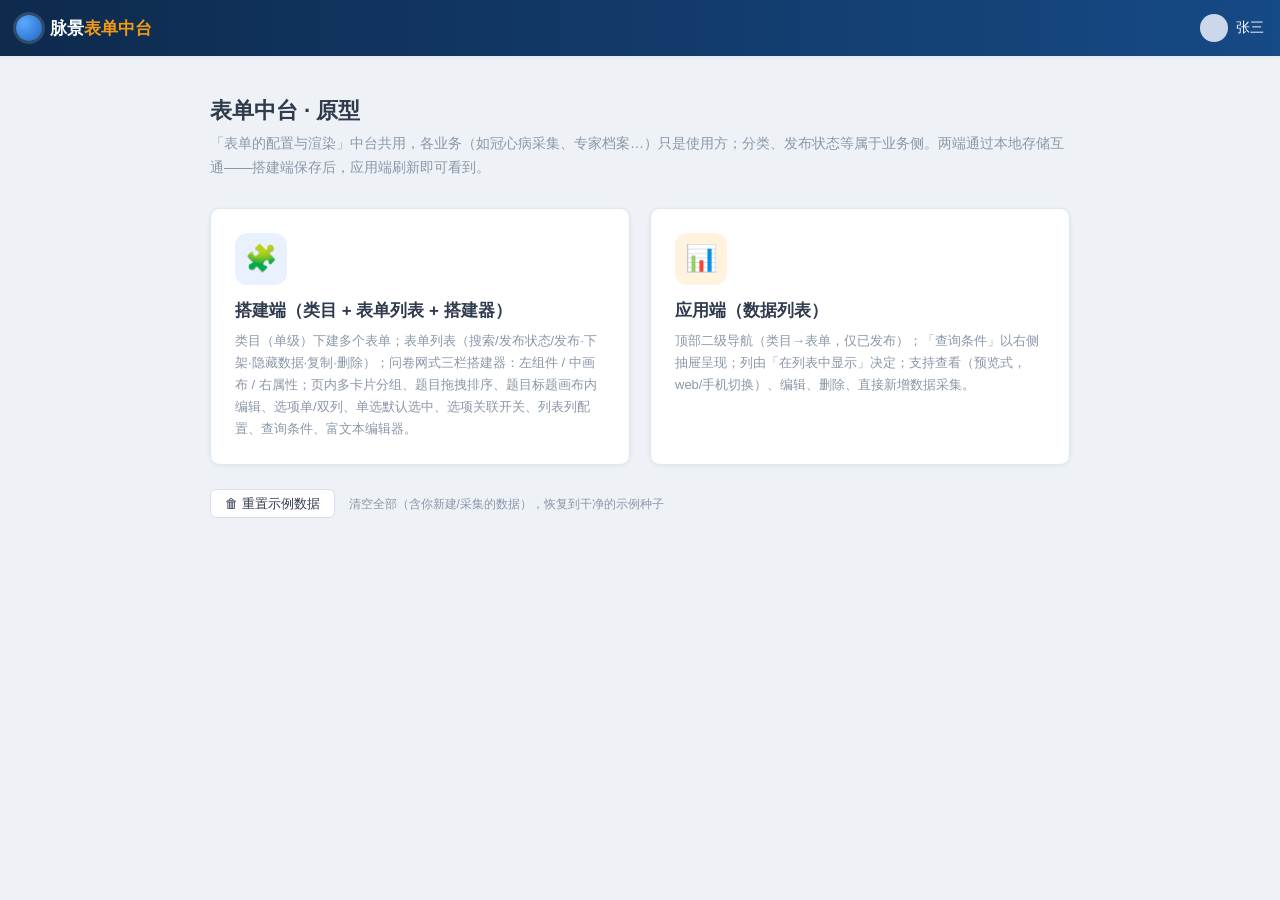
<file: tcm-inheritance-system/原型设计/index.html>
<!DOCTYPE html>
<html lang="zh-CN">
<head>
<meta charset="UTF-8">
<meta name="viewport" content="width=device-width,initial-scale=1">
<title>表单中台 · 原型入口</title>
<link rel="stylesheet" href="shared/theme.css">
<style>
  .hero{max-width:900px;margin:0 auto;padding:40px 20px}
  .h-t{font-size:22px;font-weight:700;margin-bottom:6px}
  .h-s{color:var(--muted);margin-bottom:28px;line-height:1.7}
  .cards2{display:flex;gap:20px;flex-wrap:wrap}
  .entry{flex:1;min-width:260px;background:#fff;border:1px solid var(--border);border-radius:10px;padding:24px;box-shadow:var(--shadow);text-decoration:none;color:inherit;transition:.15s}
  .entry:hover{transform:translateY(-3px);box-shadow:0 8px 24px rgba(20,50,90,.14);border-color:var(--primary)}
  .entry .ico{width:52px;height:52px;border-radius:12px;display:flex;align-items:center;justify-content:center;font-size:26px;margin-bottom:14px;background:var(--primary-l)}
  .entry.app .ico{background:var(--orange-l)}
  .entry h3{margin:0 0 8px;font-size:17px}
  .entry p{margin:0;color:var(--muted);font-size:13px;line-height:1.7}
  .reset{margin-top:24px}
</style>
</head>
<body>
<div class="mj-top">
  <div class="mj-logo"><span class="dot"></span>脉景 <span class="accent">表单中台</span></div>
  <div class="mj-menu"></div>
  <div class="mj-user"><span class="av"></span><span>张三</span></div>
</div>
<div class="hero">
  <div class="h-t">表单中台 · 原型</div>
  <div class="h-s">「表单的配置与渲染」中台共用，各业务（如冠心病采集、专家档案…）只是使用方；分类、发布状态等属于业务侧。两端通过本地存储互通——搭建端保存后，应用端刷新即可看到。</div>
  <div class="cards2">
    <a class="entry" href="admin/index.html">
      <div class="ico">🧩</div>
      <h3>搭建端（类目 + 表单列表 + 搭建器）</h3>
      <p>类目（单级）下建多个表单；表单列表（搜索/发布状态/发布·下架·隐藏数据·复制·删除）；问卷网式三栏搭建器：左组件 / 中画布 / 右属性；页内多卡片分组、题目拖拽排序、题目标题画布内编辑、选项单/双列、单选默认选中、选项关联开关、列表列配置、查询条件、富文本编辑器。</p>
    </a>
    <a class="entry app" href="app/index.html">
      <div class="ico">📊</div>
      <h3>应用端（数据列表）</h3>
      <p>顶部二级导航（类目→表单，仅已发布）；「查询条件」以右侧抽屉呈现；列由「在列表中显示」决定；支持查看（预览式，web/手机切换）、编辑、删除、直接新增数据采集。</p>
    </a>
  </div>
  <div class="reset">
    <button class="btn" onclick="resetAll()">🗑 重置示例数据</button>
    <span class="hint" style="margin-left:10px">清空全部（含你新建/采集的数据），恢复到干净的示例种子</span>
  </div>
</div>
<script src="shared/store.js"></script>
<script>
function resetAll(){ if(confirm('确认清空所有本地数据并恢复示例？此操作不可撤销。')){ MJ.Store.reset(); location.reload(); } }
</script>
</body>
</html>
</file>
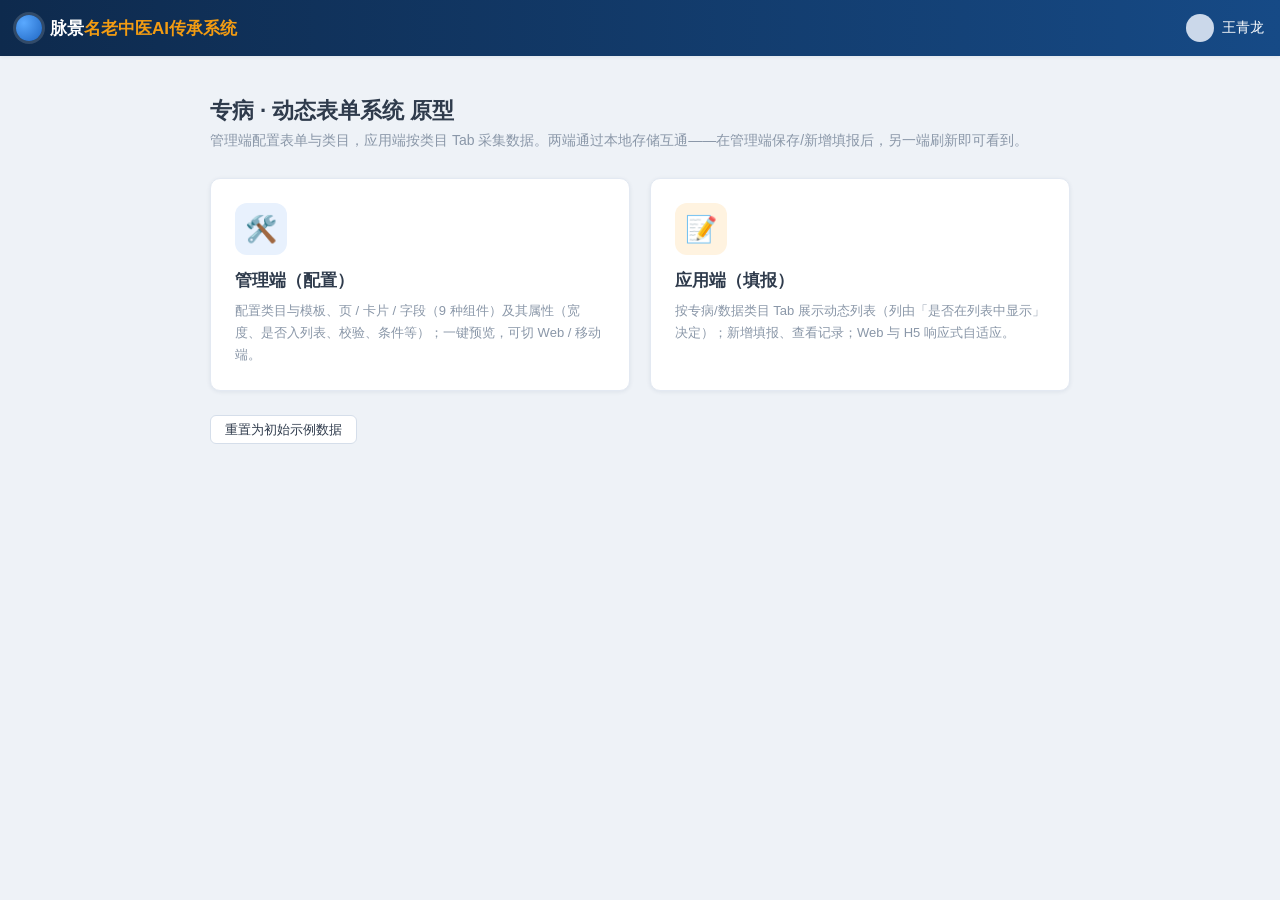
<file: tcm-inheritance-system/01.专病系统/原型设计/index.html>
<!DOCTYPE html>
<html lang="zh-CN">
<head>
<meta charset="UTF-8">
<meta name="viewport" content="width=device-width,initial-scale=1">
<title>专病动态表单系统 · 原型入口</title>
<link rel="stylesheet" href="shared/theme.css">
<style>
  .hero{max-width:900px;margin:0 auto;padding:40px 20px}
  .h-t{font-size:22px;font-weight:700;margin-bottom:6px}
  .h-s{color:var(--muted);margin-bottom:28px}
  .cards2{display:flex;gap:20px;flex-wrap:wrap}
  .entry{flex:1;min-width:260px;background:#fff;border:1px solid var(--border);border-radius:10px;padding:24px;box-shadow:var(--shadow);text-decoration:none;color:inherit;transition:.15s}
  .entry:hover{transform:translateY(-3px);box-shadow:0 8px 24px rgba(20,50,90,.14);border-color:var(--primary)}
  .entry .ico{width:52px;height:52px;border-radius:12px;display:flex;align-items:center;justify-content:center;font-size:26px;margin-bottom:14px}
  .entry.admin .ico{background:var(--primary-l)}
  .entry.app .ico{background:var(--orange-l)}
  .entry h3{margin:0 0 8px;font-size:17px}
  .entry p{margin:0;color:var(--muted);font-size:13px;line-height:1.7}
  .note{margin-top:26px;font-size:12px;color:var(--muted);line-height:1.8}
  .reset{margin-top:14px}
</style>
</head>
<body>
<div class="mj-top">
  <div class="mj-logo"><span class="dot"></span>脉景 <span class="accent">名老中医AI传承系统</span></div>
  <div class="mj-menu"></div>
  <div class="mj-user"><span class="av"></span><span>王青龙</span></div>
</div>
<div class="hero">
  <div class="h-t">专病 · 动态表单系统 原型</div>
  <div class="h-s">管理端配置表单与类目，应用端按类目 Tab 采集数据。两端通过本地存储互通——在管理端保存/新增填报后，另一端刷新即可看到。</div>
  <div class="cards2">
    <a class="entry admin" href="admin/index.html">
      <div class="ico">🛠️</div>
      <h3>管理端（配置）</h3>
      <p>配置类目与模板、页 / 卡片 / 字段（9 种组件）及其属性（宽度、是否入列表、校验、条件等）；一键预览，可切 Web / 移动端。</p>
    </a>
    <a class="entry app" href="app/index.html">
      <div class="ico">📝</div>
      <h3>应用端（填报）</h3>
      <p>按专病/数据类目 Tab 展示动态列表（列由「是否在列表中显示」决定）；新增填报、查看记录；Web 与 H5 响应式自适应。</p>
    </a>
  </div>
  <div class="reset" style="margin-top:24px"><button class="btn" onclick="MJ.Store.reset();location.reload()">重置为初始示例数据</button></div>
</div>
<script src="shared/store.js"></script>
</body>
</html>
</file>
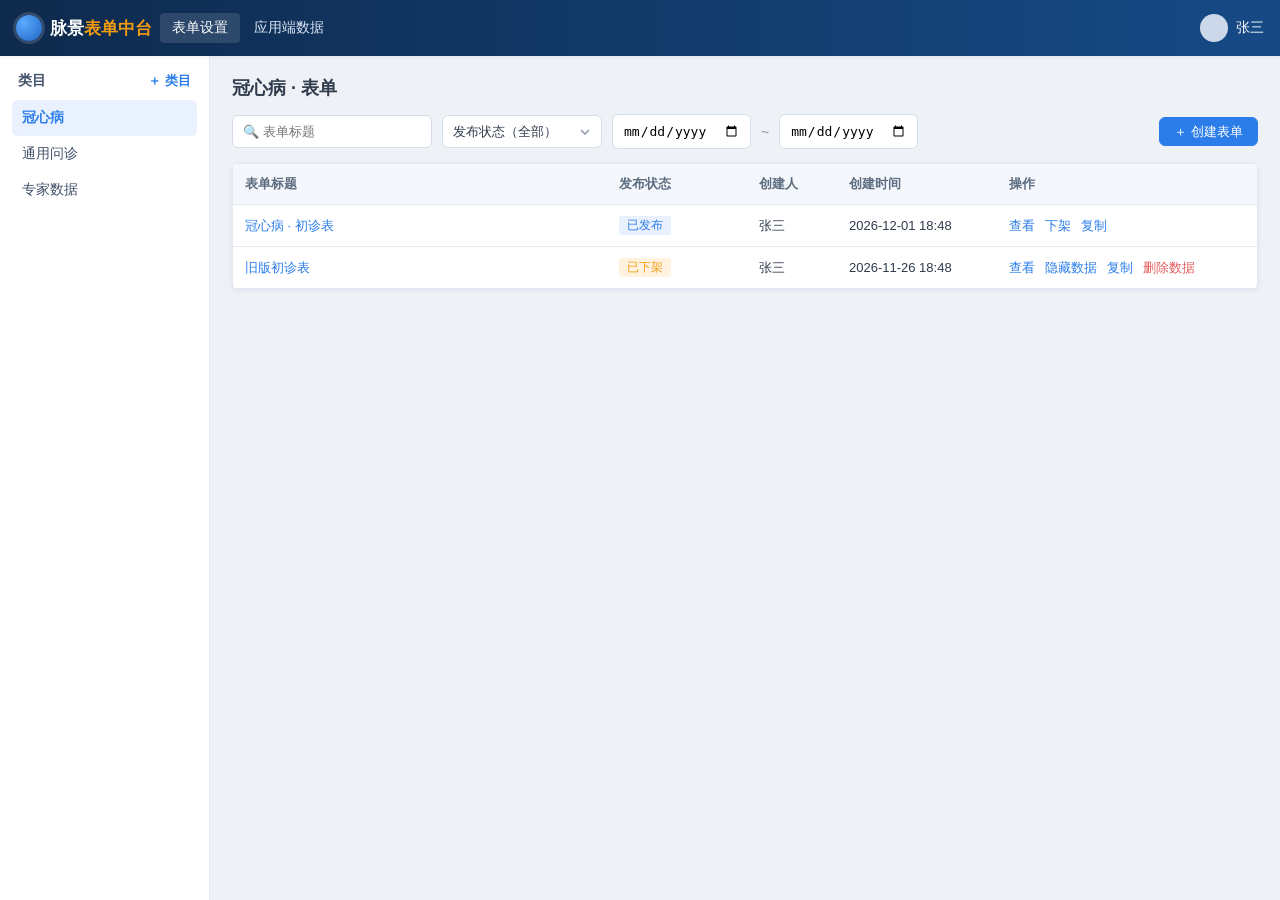
<file: tcm-inheritance-system/原型设计/admin/index.html>
<!DOCTYPE html>
<html lang="zh-CN">
<head>
<meta charset="UTF-8">
<meta name="viewport" content="width=device-width,initial-scale=1">
<title>表单中台 · 搭建端</title>
<link rel="stylesheet" href="../shared/theme.css">
<style>
  .layout{display:flex;height:calc(100vh - 56px)}
  .cats{width:210px;flex:none;background:#fff;border-right:1px solid var(--border);overflow:auto;padding:12px}
  .cats-h{display:flex;justify-content:space-between;align-items:center;font-weight:600;font-size:14px;padding:4px 6px 10px;color:#41506a}
  .cat{display:flex;align-items:center;gap:6px;padding:9px 10px;border-radius:6px;cursor:pointer;font-size:14px;color:#41506a}
  .cat:hover{background:var(--hover)}
  .cat.active{background:var(--primary-l);color:var(--primary);font-weight:600}
  .cat .nm{flex:1;white-space:nowrap;overflow:hidden;text-overflow:ellipsis}
  .cat .ci{opacity:0;font-size:12px;color:#8a97a8}
  .cat:hover .ci{opacity:1}
  .cat .ci:hover{color:var(--primary)}
  .main{flex:1;overflow:auto;padding:18px 22px}
  .bar{display:flex;gap:10px;align-items:center;margin-bottom:14px;flex-wrap:wrap}
  .bar .grow{flex:1}
  .in{border:1px solid var(--border-d);border-radius:6px;padding:8px 10px;font-size:13px;background:#fff}
  .banner{background:#fff6e8;color:#c77b12;padding:8px 14px;font-size:13px;border-bottom:1px solid #f0e0c4;text-align:center;position:relative}
  .banner .back{position:absolute;left:14px;top:7px}
</style>
</head>
<body>
<div class="mj-top">
  <div class="mj-logo"><span class="dot"></span>脉景 <span class="accent">表单中台</span></div>
  <div class="mj-menu"><a class="active">表单设置</a><a href="../app/index.html">应用端数据</a></div>
  <div class="mj-user"><span class="av"></span><span>张三</span></div>
</div>

<!-- ============ 列表视图（类目 + 表单模板） ============ -->
<div id="listView" class="layout">
  <div class="cats">
    <div class="cats-h"><span>类目</span><span class="link" onclick="addCat()">＋ 类目</span></div>
    <div id="catList"></div>
  </div>
  <div class="main">
    <h2 id="catTitle" style="margin:2px 0 14px;font-size:18px"></h2>
    <div class="bar">
      <input id="fTitle" class="in" placeholder="🔍 表单标题" style="width:200px" oninput="renderList()">
      <select id="fStatus" class="in ctrl" style="width:160px" onchange="renderList()">
        <option value="">发布状态（全部）</option>
        <option value="published">已发布</option>
        <option value="unpublished">已下架</option>
        <option value="draft">草稿</option>
      </select>
      <input id="fFrom" type="date" class="in" onchange="renderList()">
      <span style="color:#8a97a8">~</span>
      <input id="fTo" type="date" class="in" onchange="renderList()">
      <div class="grow"></div>
      <button class="btn primary" onclick="newForm()">＋ 创建表单</button>
    </div>
    <div class="panel">
      <table class="tbl">
        <thead><tr>
          <th>表单标题</th><th style="width:140px">发布状态</th>
          <th style="width:90px">创建人</th><th style="width:160px">创建时间</th><th style="width:260px">操作</th>
        </tr></thead>
        <tbody id="listBody"></tbody>
      </table>
    </div>
  </div>
</div>

<!-- ============ 搭建器视图（中台） ============ -->
<div id="builderView" style="display:none">
  <div id="roBanner" class="banner" style="display:none"><span class="link back" onclick="exitBuilder()">← 返回列表</span><span id="roText">注：表单已发布，无法修改</span></div>
  <div class="bd">
    <div class="bd-left" id="palette"></div>
    <div class="bd-mid">
      <div class="cv">
        <input id="cvTitle" class="cv-title" maxlength="20" placeholder="请输入表单标题（填写者不可见）" oninput="onTitle(this.value)">
        <div class="pg-tabs" id="pgTabs"></div>
        <input id="cvTheme" class="cv-theme" maxlength="50" placeholder="请输入当前页主题（填写者可见）" oninput="onTheme(this.value)">
        <div id="canvas"></div>
      </div>
      <div id="bdFoot" style="width:820px;max-width:100%;margin:16px auto 0;display:flex;justify-content:space-between;align-items:center"></div>
    </div>
    <div class="bd-right" id="props"></div>
  </div>
</div>

<!-- 关联弹窗 -->
<div id="linkMask" class="mask" style="display:none">
  <div class="modal" style="width:440px">
    <div class="m-h">关联 <span class="x" onclick="closeLink()">×</span></div>
    <div class="m-b">
      <div class="err" style="margin-bottom:10px">说明：症状或疾病，可任选 1 个关联，作为题目的选项</div>
      <div class="field"><label>搜索症状</label><input id="lkSym" class="ctrl" placeholder="请输入症状名、拼音"></div>
      <div class="field"><label>搜索疾病</label><input id="lkDis" class="ctrl" placeholder="请输入疾病名、拼音"></div>
      <div class="field"><label>显示名</label><input id="lkShow" class="ctrl" maxlength="10" placeholder="请输入展示给填写人的名称"></div>
      <div id="lkErr" class="err"></div>
    </div>
    <div class="m-f"><button class="btn" onclick="closeLink()">取消</button><button class="btn primary" onclick="confirmLink()">确定</button></div>
  </div>
</div>

<!-- 通用确认 / 输入弹窗 -->
<div id="cfMask" class="mask" style="display:none">
  <div class="modal" style="width:360px">
    <div class="m-h" id="cfTitle">提示 <span class="x" onclick="cfClose(false)">×</span></div>
    <div class="m-b"><div id="cfText"></div><input id="cfInput" class="ctrl" style="margin-top:10px;display:none"></div>
    <div class="m-f"><button class="btn" onclick="cfClose(false)">取消</button><button class="btn primary" onclick="cfClose(true)">确定</button></div>
  </div>
</div>

<script src="../shared/store.js"></script>
<script src="../shared/engine.js"></script>
<script>
const S = MJ.Store, E = MJ.Engine;
let cur=null, curPage=0, curCardId=null, selId=null, readonly=false, linkCtx=null, curCat=null, openAddCard=null;

/* 右栏属性 schema（题目标题在中间画布编辑，此处不含标题、不含选项） */
const PROPS = {
  text:     [['placeholder','占位提示','text'],['default','默认值','text'],['minLen','最小长度','number'],['maxLen','最大长度','number'],['format','格式校验','select',[['','无'],['phone','手机号'],['idcard','身份证'],['email','邮箱'],['digit','纯数字']]]],
  textarea: [['placeholder','占位提示','text'],['default','默认值','text'],['maxLen','最大字数','number'],['rows','默认行数','number']],
  number:   [['placeholder','占位提示','text'],['default','默认值','number'],['min','最小值','number'],['max','最大值','number'],['decimals','小数位数','number'],['unit','单位','text']],
  date:     [['precision','日期精度','select',[['date','年月日'],['datetime','年月日时分']]],['defaultToday','默认当天','switch']],
  image:    [['imgMax','数量上限','number'],['imgSizeMb','单张大小上限(MB)','number']],
  tags:     [['maxTags','最多标签数','number'],['allowRepeat','允许重复','switch']],
  radio:        [['allowClear','允许清空','switch']],
  radioScore:   [['allowClear','允许清空','switch']],
  checkbox:     [['minSel','最少选择数','number'],['maxSel','最多选择数','number']],
  checkboxScore:[['minSel','最少选择数','number'],['maxSel','最多选择数','number']],
  richtext: [['placeholder','占位提示','text']],
  subtable: [],
};

/* ---------- 自定义确认 / 输入 ---------- */
let cfCb=null;
function confirmBox(text){ return new Promise(res=>{ cfCb=res; document.getElementById('cfText').textContent=text; document.getElementById('cfInput').style.display='none'; document.getElementById('cfMask').style.display='flex'; }); }
function promptBox(text, val){ return new Promise(res=>{ cfCb=res; document.getElementById('cfText').textContent=text; const inp=document.getElementById('cfInput'); inp.style.display='block'; inp.value=val||''; document.getElementById('cfMask').style.display='flex'; setTimeout(()=>inp.focus(),0); }); }
function cfClose(v){ const inp=document.getElementById('cfInput'); const isInput=inp.style.display!=='none'; document.getElementById('cfMask').style.display='none'; if(cfCb){ cfCb(v ? (isInput? inp.value.trim() : true) : false); cfCb=null; } }
function toast(t){ const d=document.createElement('div'); d.textContent=t; d.style.cssText='position:fixed;top:20px;left:50%;transform:translateX(-50%);background:#2f3b4c;color:#fff;padding:9px 18px;border-radius:6px;z-index:200;font-size:13px'; document.body.appendChild(d); setTimeout(()=>d.remove(),1600); }

/* ================= 类目 ================= */
function renderCats(){
  const cs=S.getCategories(); if(!curCat && cs.length) curCat=cs[0].id;
  document.getElementById('catList').innerHTML = cs.map(c=>`
    <div class="cat ${c.id===curCat?'active':''}" onclick="selectCat('${c.id}')">
      <span class="nm">${E.esc(c.name)}</span>
      <span class="ci" onclick="event.stopPropagation();renameCat('${c.id}')">✎</span>
      <span class="ci" onclick="event.stopPropagation();delCat('${c.id}')">🗑</span>
    </div>`).join('') || '<div class="hint" style="padding:8px">暂无类目</div>';
  const c=cs.find(x=>x.id===curCat);
  document.getElementById('catTitle').textContent = c? c.name+' · 表单' : '表单设置';
}
function selectCat(id){ curCat=id; renderCats(); renderList(); }
async function addCat(){ const n=await promptBox('新建类目名称'); if(n){ S.addCategory(n); const cs=S.getCategories(); curCat=cs[cs.length-1].id; renderCats(); renderList(); } }
async function renameCat(id){ const c=S.getCategories().find(x=>x.id===id); const n=await promptBox('修改类目名称', c.name); if(n){ S.renameCategory(id,n); renderCats(); } }
async function delCat(id){ if(S.formsByCategory(id).length){ await confirmBox('该类目下存在表单，请先删除或移走表单'); return; } if(await confirmBox('确认删除该类目？')){ S.deleteCategory(id); if(curCat===id)curCat=null; renderCats(); renderList(); } }

/* ================= 表单列表 ================= */
function fmt(ts){ const d=new Date(ts); const p=n=>('0'+n).slice(-2); return `${d.getFullYear()}-${p(d.getMonth()+1)}-${p(d.getDate())} ${p(d.getHours())}:${p(d.getMinutes())}`; }
/* 发布状态仅作展示（不可直接切换），发布/下架/隐藏/删除统一在“操作”列 */
function statusTag(f){
  if(f.status==='draft') return `<span class="tag gray">草稿</span>`;
  if(f.status==='published') return `<span class="tag info">已发布</span>`;
  return `<span class="tag warn">已下架</span>`;
}
function renderList(){
  const kw=document.getElementById('fTitle').value.trim();
  const st=document.getElementById('fStatus').value;
  const from=document.getElementById('fFrom').value, to=document.getElementById('fTo').value;
  let fs=S.formsByCategory(curCat).filter(f=>{
    if(kw && !(f.title||'').includes(kw)) return false;
    if(st && f.status!==st) return false;
    if(from && f.createdAt < new Date(from).getTime()) return false;
    if(to && f.createdAt > new Date(to).getTime()+86400000) return false;
    return true;
  }).sort((a,b)=>b.createdAt-a.createdAt);
  document.getElementById('listBody').innerHTML = fs.map(f=>{
    let ops=[];
    if(f.status==='draft'){
      ops.push(`<span class="link" onclick="editForm('${f.id}')">编辑</span>`);
      ops.push(`<span class="link" onclick="confirmDeploy('${f.id}')">发布</span>`);
      ops.push(`<span class="link" onclick="copyForm('${f.id}')">复制</span>`);
      ops.push(`<span class="link danger" onclick="delForm('${f.id}')">删除</span>`);
    } else if(f.status==='published'){
      ops.push(`<span class="link" onclick="editForm('${f.id}')">查看</span>`);
      ops.push(`<span class="link" onclick="offlineForm('${f.id}')">下架</span>`);
      ops.push(`<span class="link" onclick="copyForm('${f.id}')">复制</span>`);
    } else { /* unpublished 已下架：禁止再次发布 */
      ops.push(`<span class="link" onclick="editForm('${f.id}')">查看</span>`);
      ops.push(f.hidden
        ? `<span class="link" onclick="toggleHide('${f.id}')">显示数据</span>`
        : `<span class="link" onclick="toggleHide('${f.id}')">隐藏数据</span>`);
      ops.push(`<span class="link" onclick="copyForm('${f.id}')">复制</span>`);
      ops.push(`<span class="link danger" onclick="delForm('${f.id}')">删除数据</span>`);
    }
    return `<tr>
      <td><a onclick="editForm('${f.id}')" style="cursor:pointer">${E.esc(f.title)||'（未命名）'}</a></td>
      <td>${statusTag(f)}</td><td>${E.esc(f.createdBy)}</td><td>${fmt(f.createdAt)}</td>
      <td>${ops.join('')}</td></tr>`;
  }).join('') || `<tr><td colspan="5" style="text-align:center;color:#8a97a8;padding:30px">该类目暂无表单，点右上角「创建表单」</td></tr>`;
}
async function confirmDeploy(id){ if(await confirmBox('确认发布该表单？发布后不可再编辑内容。')){ const f=S.getForm(id); f.status='published'; f.hidden=false; S.saveForm(f); renderList(); toast('已发布'); } }
async function offlineForm(id){ if(await confirmBox('下架后该表单将停止采集，且不可再重新发布。确认下架？')){ const f=S.getForm(id); f.status='unpublished'; f.hidden=false; S.saveForm(f); renderList(); toast('已下架，不影响已收到的数据'); } }
async function toggleHide(id){ const f=S.getForm(id);
  const msg = f.hidden ? '确认重新显示该表单的数据？显示后应用端可再次查看。' : '隐藏后应用端数据列表将不再展示该表单及其数据，确认隐藏？';
  if(!(await confirmBox(msg))) return;
  f.hidden=!f.hidden; S.saveForm(f); renderList(); toast(f.hidden?'已隐藏数据':'已显示数据'); }
async function delForm(id){ const f=S.getForm(id);
  const warn = f.status==='draft' ? '确认删除该草稿？' : '将彻底删除该表单及其采集到的全部数据，且不可恢复。确认删除？';
  if(await confirmBox(warn)){ S.deleteForm(id); renderList(); toast('已删除'); } }
function copyForm(id){ const src=S.getForm(id); const f=JSON.parse(JSON.stringify(src)); f.id=S.uid('form'); f.title=(src.title||'表单')+' - 副本'; f.status='draft'; f.hidden=false; f.createdAt=Date.now(); f.createdBy='张三'; S.saveForm(f); openBuilder(f.id); }

/* ================= 搭建器 ================= */
function newForm(){ if(!curCat){ confirmBox('请先创建并选择一个类目'); return; } const f=S.newForm(curCat); S.saveForm(f); openBuilder(f.id); }
function editForm(id){ openBuilder(id); }
function openBuilder(id){
  cur=JSON.parse(JSON.stringify(S.getForm(id))); curPage=0; selId=null; curCardId=cur.pages[0].cards[0].id;
  readonly = cur.status!=='draft';
  document.getElementById('listView').style.display='none';
  document.getElementById('builderView').style.display='block';
  document.getElementById('roBanner').style.display=readonly?'block':'none';
  document.getElementById('roText').textContent = cur.status==='published'?'注：表单已发布，无法修改（仅可预览）':'注：表单已下架，无法修改（仅可预览）';
  document.getElementById('cvTitle').disabled=readonly;
  document.getElementById('cvTheme').disabled=readonly;
  renderFoot();
  renderPalette(); renderAll();
}
function renderFoot(){
  const el=document.getElementById('bdFoot');
  if(readonly){
    el.innerHTML=`<div></div><div style="display:flex;gap:10px;align-items:center"><span class="hint">最近保存 ${fmt(cur.updatedAt)}（${E.esc(cur.updatedBy)}）</span><button class="btn primary" onclick="preview()">预览</button></div>`;
  } else {
    el.innerHTML=`<div style="display:flex;gap:10px"><button class="btn" onclick="exitBuilder()">退出编辑</button><button class="btn" onclick="resetForm()">重置</button></div>
      <div style="display:flex;gap:10px;align-items:center"><span class="hint" id="savedAt">最近保存 ${fmt(cur.updatedAt)}（${E.esc(cur.updatedBy)}）</span><button class="btn" onclick="preview()">预览</button><button class="btn primary" onclick="saveForm()">保存</button></div>`;
  }
}
function exitBuilder(){ const go=()=>{ document.getElementById('builderView').style.display='none'; document.getElementById('listView').style.display='flex'; renderList(); };
  if(readonly){ go(); return; }
  confirmBox('退出后未保存内容不会保留，确认退出？').then(ok=>{ if(ok) go(); }); }
async function resetForm(){ if(readonly) return; if(await confirmBox('将清空所有内容，确认重置？')){ const f=S.newForm(cur.categoryId); f.id=cur.id; f.status=cur.status; f.createdBy=cur.createdBy; f.createdAt=cur.createdAt; cur=f; curPage=0; selId=null; curCardId=cur.pages[0].cards[0].id; renderAll(); } }

function renderPalette(){
  document.getElementById('palette').innerHTML = S.GROUPS.map(g=>{
    const items=Object.keys(S.TYPES).filter(k=>S.TYPES[k].group===g);
    return `<div class="bd-grp"><div class="bd-grp-t">${g}</div><div class="bd-types">`+
      items.map(k=>`<div class="bd-type" draggable="${!readonly}" data-type="${k}" onclick="addType('${k}')" ondragstart="palDragStart(event,'${k}')">${S.TYPES[k].name}</div>`).join('')+
    `</div></div>`;
  }).join('');
}
let palType=null;
function palDragStart(e,t){ if(readonly){e.preventDefault();return;} palType=t; e.dataTransfer.effectAllowed='copy'; }
function currentCard(){ const pg=cur.pages[curPage]; return pg.cards.find(c=>c.id===curCardId) || pg.cards[pg.cards.length-1]; }
function addType(type){ if(readonly) return; const q=S.newQuestion(type); const c=currentCard(); c.questions.push(q); curCardId=c.id; selId=q.id; renderAll(); }

/* ---- 分页 ---- */
function renderTabs(){
  document.getElementById('pgTabs').innerHTML = cur.pages.map((p,i)=>`<div class="pg-tab ${i===curPage?'active':''}" onclick="gotoPage(${i})">第${i+1}页${i>0&&!readonly?`<span class="x" onclick="event.stopPropagation();delPage(${i})">×</span>`:''}</div>`).join('')
    + (readonly?'':`<button class="pg-add" ${cur.pages.length>=10?'disabled':''} onclick="addPage()">＋</button>`);
}
function gotoPage(i){ curPage=i; selId=null; curCardId=cur.pages[i].cards[0].id; renderAll(); }
function addPage(){ if(cur.pages.length>=10||readonly) return; const p=S.newPage(); cur.pages.push(p); curPage=cur.pages.length-1; curCardId=p.cards[0].id; selId=null; renderAll(); }
async function delPage(i){ if(readonly) return; const p=cur.pages[i];
  const hasQ=p.cards.some(c=>c.questions.length);
  if(hasQ && !(await confirmBox('当前页已添加了题目，确认删除？'))) return;
  cur.pages.splice(i,1); if(curPage>=cur.pages.length) curPage=cur.pages.length-1; curCardId=cur.pages[curPage].cards[0].id; selId=null; renderAll(); }

/* ---- 卡片 ---- */
function addCard(){ if(readonly) return; const c=S.newCard(''); cur.pages[curPage].cards.push(c); curCardId=c.id; selId=null; renderCards(); renderProps(); }
async function delCard(id){ if(readonly) return; const pg=cur.pages[curPage];
  if(pg.cards.length<=1){ await confirmBox('每页至少保留 1 个卡片'); return; }
  const c=pg.cards.find(x=>x.id===id);
  if(c.questions.length && !(await confirmBox('当前卡片已添加题目，确认删除？'))) return;
  pg.cards=pg.cards.filter(x=>x.id!==id); if(curCardId===id)curCardId=pg.cards[0].id; selId=null; renderCards(); renderProps(); }
function setCardTitle(id,v){ findCard(id).title=v; }
function selectCard(id){ if(curCardId===id) return; curCardId=id; selId=null; renderCards(); renderProps(); }
function findCard(id){ for(const p of cur.pages){ const c=p.cards.find(x=>x.id===id); if(c) return c; } return null; }

/* ---- 画布 ---- */
function renderCards(){
  const pg=cur.pages[curPage]; let n=0;
  for(let i=0;i<curPage;i++) cur.pages[i].cards.forEach(c=>c.questions.forEach(()=>{ n++; }));
  const el=document.getElementById('canvas');
  el.innerHTML = pg.cards.map(cd=>{
    const qs=cd.questions.map(q=>{ n++; return questionHTML(q,n); }).join('') || `<div class="pp-empty" style="padding:16px">本卡片暂无题目，点下方题型或从左侧拖入</div>`;
    const del = readonly?'' : `<span class="cardblk-del" onclick="event.stopPropagation();delCard('${cd.id}')">🗑 删除卡片</span>`;
    const foot = readonly?'' : cardAddTrigger(cd.id);
    return `<div class="cardblk ${cd.id===curCardId?'cur':''}" data-card="${cd.id}" onclick="selectCard('${cd.id}')" ondragover="cardDragOver(event)" ondrop="cardDrop(event,'${cd.id}')">
      <div class="cardblk-h"><input class="cardblk-t" ${readonly?'disabled':''} onclick="event.stopPropagation()" placeholder="卡片标题（选填，填写者可见）" value="${E.esc(cd.title)}" oninput="setCardTitle('${cd.id}',this.value)">${del}</div>
      ${qs}${foot}</div>`;
  }).join('') + (readonly?'' : `<button class="card-add" onclick="addCard()">＋ 添加卡片</button>`);
}
/* 卡片底部“添加题目”——按钮，点击后弹出题型卡片（分组） */
function cardAddTrigger(cardId){
  const open = openAddCard===cardId;
  let pop='';
  if(open){
    const grps=S.GROUPS.map(g=>{
      const chips=Object.keys(S.TYPES).filter(k=>S.TYPES[k].group===g)
        .map(k=>`<span class="cardadd-t" onclick="event.stopPropagation();addTypeTo('${cardId}','${k}')">${S.TYPES[k].name}</span>`).join('');
      return `<div class="addpop-grp"><div class="addpop-t">${g}</div><div class="addpop-chips">${chips}</div></div>`;
    }).join('');
    pop=`<div class="addpop" onclick="event.stopPropagation()">${grps}</div>`;
  }
  return `<div class="cardadd">${pop}<button class="card-addbtn ${open?'on':''}" onclick="event.stopPropagation();toggleAddPanel('${cardId}')">＋ 添加题目</button></div>`;
}
function toggleAddPanel(cardId){ openAddCard = (openAddCard===cardId? null : cardId); renderCards(); }
function addTypeTo(cardId,type){ if(readonly||!type) return; openAddCard=null; curCardId=cardId; const q=S.newQuestion(type); findCard(cardId).questions.push(q); selId=q.id; renderAll(); }

function questionHTML(q,n){
  const t=S.TYPES[q.type];
  const req=q.required?`<span class="q-req">*</span>`:'';
  const titleRow=`<div class="cq-titrow">${req}<span class="q-no">${n}.</span><input class="cq-title" ${readonly?'disabled':''} maxlength="30" placeholder="请输入题目标题" value="${E.esc(q.title)}" onclick="event.stopPropagation()" oninput="setQTitle('${q.id}',this.value)"></div>`;
  const hint=q.hint?`<div class="q-hint">${E.esc(q.hint)}</div>`:'';
  const inner = t.choice ? `${titleRow}${hint}${optionsHTML(q)}` : `${titleRow}${hint}<div class="q-b">${staticBody(q)}</div>`;
  const defTog = ((q.type==='radio'||q.type==='radioScore') && !readonly) ? `<label class="qc-tog" onclick="event.stopPropagation()"><span class="sw ${q.defaultEnabled?'on':''}" onclick="toggleDefaultEnabled('${q.id}')"></span> 设置默认选项</label>` : '';
  const linkTog = (t.choice && !readonly) ? `<label class="qc-tog" onclick="event.stopPropagation()"><span class="sw ${q.linkEnabled?'on':''}" onclick="toggleLink('${q.id}')"></span> 选项关联字段</label>` : '';
  const ops = readonly?'' : `<div class="qc-ops">
    <label><input type="checkbox" ${q.required?'checked':''} onchange="setReq('${q.id}',this.checked)"> 必填</label>
    <span class="op" onclick="event.stopPropagation();dupQ('${q.id}')">⧉ 复制</span>
    <span class="op del" onclick="event.stopPropagation();delQ('${q.id}')">🗑 删除</span>${defTog}${linkTog}</div>`;
  const drag = readonly?'':`<span class="qc-drag" title="拖拽排序">⠿</span>`;
  /* 只读时整题被禁用控件覆盖，点击不会冒泡——用透明遮罩让整题可选中 */
  const roMask = readonly? `<div class="qc-ro-mask" onclick="event.stopPropagation();selectQ('${q.id}')"></div>` : '';
  return `<div class="qc ${readonly?'ro':''} ${q.id===selId?'sel':''}" data-id="${q.id}" ${readonly?'':'draggable="true"'} onclick="event.stopPropagation();selectQ('${q.id}')"
      ondragstart="qDragStart(event,'${q.id}')" ondragover="qDragOver(event,'${q.id}')" ondrop="qDrop(event,'${q.id}')" ondragleave="qDragLeave(event,'${q.id}')">
    ${roMask}${drag}<span class="qc-type">${t.name}</span>${inner}${ops}</div>`;
}
/* 非选择题：中间画布静态占位 */
function staticBody(q){
  switch(q.type){
    case 'text': return `<input class="q-input" disabled placeholder="${E.esc(q.placeholder)||'请输入'}">`;
    case 'textarea': return `<textarea class="q-input" rows="${q.rows||3}" disabled placeholder="${E.esc(q.placeholder)||'请输入'}"></textarea>`;
    case 'number': return `<div class="q-num"><input class="q-input" type="number" disabled placeholder="${E.esc(q.placeholder)||'请输入数字'}">${q.unit?`<span class="q-unit">${E.esc(q.unit)}</span>`:''}</div>`;
    case 'date': return `<input class="q-input" type="${q.precision==='datetime'?'datetime-local':'date'}" disabled>`;
    case 'image': return `<div class="q-img">＋</div>`;
    case 'tags': return `<div class="q-tags"><input class="q-input q-taginput" disabled placeholder="输入后回车添加"></div>`;
    case 'subtable': return subPreview(q);
    case 'richtext': return `<div class="q-richph">${E.esc(q.placeholder)||'（富文本输入区，填写者可加粗、改色等）'}</div>`;
    default: return '';
  }
}
function subPreview(q){
  const cols=q.columns||[];
  if(!cols.length) return `<div class="q-sub">列表：请在右侧属性面板配置列</div>`;
  return `<div class="subt-wrap"><table class="subt"><thead><tr>${cols.map(c=>`<th>${E.esc(c.name)||'列'}</th>`).join('')}</tr></thead>`+
    `<tbody><tr>${cols.map(()=>`<td style="color:#c2ccd9">…</td>`).join('')}</tr></tbody></table></div><div class="hint">应用端填报时可增删行；单选/多选列以下拉选择。</div>`;
}
function optionsHTML(q){
  const t=S.TYPES[q.type]; const isRadio=(q.type==='radio'||q.type==='radioScore'); const mark=isRadio?'radio':'check';
  const showDef = isRadio && q.defaultEnabled;
  const cols = Number(q.optionCols)===2 ? ' cols2' : '';
  let h=`<div class="cq-opts${cols}">`;
  q.options.forEach((o,i)=>{
    const on = showDef && Number(q.defaultIndex)===i;
    const def = showDef? `<span class="cq-default ${on?'on':''}" title="设为默认选中" onclick="event.stopPropagation();setDefault('${q.id}',${i})">${on?'● 默认':'○ 默认'}</span>` : '';
    const score = t.score?`<input class="oscore" placeholder="分" value="${E.esc(o.score)}" onclick="event.stopPropagation()" oninput="setOptScore('${q.id}',${i},this.value)">分`:'';
    if(q.linkEnabled && o.linkType){
      h+=`<div class="cq-opt"><span class="mark ${mark}${on?' on':''}"></span><span class="olinked">${E.esc(o.linkName)} <span class="orm" onclick="event.stopPropagation();unlink('${q.id}',${i})">×</span></span>${score}${def}<span class="orm" onclick="event.stopPropagation();rmOpt('${q.id}',${i})">×</span></div>`;
    } else {
      const linkBtn = q.linkEnabled? `<span class="olink" onclick="event.stopPropagation();openLink('${q.id}',${i})">↔关联</span>` : '';
      h+=`<div class="cq-opt"><span class="mark ${mark}${on?' on':''}"></span><input class="otext" maxlength="20" placeholder="请输入选项" value="${E.esc(o.text)}" onclick="event.stopPropagation()" oninput="setOptText('${q.id}',${i},this.value)">${linkBtn}${score}${def}<span class="orm" onclick="event.stopPropagation();rmOpt('${q.id}',${i})">×</span></div>`;
    }
  });
  h+=`</div><span class="cq-addopt" onclick="event.stopPropagation();addOpt('${q.id}')">＋ 添加选项</span>`;
  return h;
}
function richHTML(q){
  return `<div class="cq-rich-tb" onclick="event.stopPropagation()">
      <button onmousedown="rt(event,'bold')"><b>B</b></button>
      <button onmousedown="rt(event,'italic')"><i>I</i></button>
      <button onmousedown="rt(event,'foreColor','#2b7de9')" style="color:#2b7de9">蓝</button>
      <button onmousedown="rt(event,'foreColor','#e45c5c')" style="color:#e45c5c">红</button>
      <button onmousedown="rt(event,'insertUnorderedList')">• 列表</button>
    </div>
    <div class="cq-rich-ed" ${readonly?'':'contenteditable="true"'} onclick="event.stopPropagation()" oninput="setRich('${q.id}',this.innerHTML)">${q.content||''}</div>`;
}
function rt(e,cmd,val){ e.preventDefault(); document.execCommand(cmd,false,val||null); }

/* ---- 题目操作 ---- */
function selectQ(id){ curCardId=findCardOfQ(id).id; if(selId===id) return; selId=id; renderCards(); renderProps(); }
function setReq(id,v){ findQ(id).required=v; renderCards(); }
function setQTitle(id,v){ findQ(id).title=v; }            /* 不整体重绘，避免失焦 */
function setCols(id,n){ if(readonly)return; findQ(id).optionCols=n; renderCards(); renderProps(); }
function toggleLink(id){ if(readonly)return; const q=findQ(id); q.linkEnabled=!q.linkEnabled; renderCards(); }
function setDefault(id,i){ if(readonly)return; const q=findQ(id); q.defaultIndex=(Number(q.defaultIndex)===i? null : i); renderCards(); }
function toggleDefaultEnabled(id){ if(readonly)return; const q=findQ(id); q.defaultEnabled=!q.defaultEnabled; if(!q.defaultEnabled) q.defaultIndex=null; renderCards(); }
function dupQ(id){ const c=findCardOfQ(id); const i=c.questions.findIndex(q=>q.id===id); const cp=JSON.parse(JSON.stringify(c.questions[i])); cp.id=S.uid('q'); c.questions.splice(i+1,0,cp); selId=cp.id; renderCards(); renderProps(); }
async function delQ(id){ if(await confirmBox('确认删除该题目？')){ const c=findCardOfQ(id); c.questions=c.questions.filter(q=>q.id!==id); if(selId===id)selId=null; renderCards(); renderProps(); } }
function findQ(id){ for(const p of cur.pages)for(const c of p.cards){ const q=c.questions.find(x=>x.id===id); if(q) return q; } return null; }
function findCardOfQ(id){ for(const p of cur.pages)for(const c of p.cards){ if(c.questions.some(x=>x.id===id)) return c; } return null; }

/* ---- 选项编辑（不整体重绘，避免失焦） ---- */
function setOptText(id,i,v){ findQ(id).options[i].text=v; }
function setOptScore(id,i,v){ findQ(id).options[i].score=v; }
function setRich(id,html){ findQ(id).content=html; }
function addOpt(id){ findQ(id).options.push(S.newOption()); renderCards(); }
function rmOpt(id,i){ const q=findQ(id); q.options.splice(i,1); if(Number(q.defaultIndex)===i)q.defaultIndex=null; else if(Number(q.defaultIndex)>i)q.defaultIndex--; renderCards(); }
function unlink(id,i){ const o=findQ(id).options[i]; o.linkType=null; o.linkName=''; o.linkId=null; renderCards(); }

/* ---- 拖拽排序（跨卡片/同页） ---- */
let dragId=null;
function qDragStart(e,id){ dragId=id; e.dataTransfer.effectAllowed='move'; }
function qDragOver(e,id){ if(!dragId&&!palType) return; e.preventDefault(); const el=e.currentTarget; const r=el.getBoundingClientRect(); const after=(e.clientY-r.top)>r.height/2; el.classList.toggle('drop-after',after); el.classList.toggle('drop-before',!after); }
function qDragLeave(e){ e.currentTarget.classList.remove('drop-after','drop-before'); }
function qDrop(e,id){ e.preventDefault(); e.stopPropagation(); const el=e.currentTarget; const r=el.getBoundingClientRect(); const after=(e.clientY-r.top)>r.height/2; el.classList.remove('drop-after','drop-before');
  const tc=findCardOfQ(id); let ti=tc.questions.findIndex(q=>q.id===id); if(after)ti++;
  if(palType){ const q=S.newQuestion(palType); tc.questions.splice(ti,0,q); selId=q.id; curCardId=tc.id; palType=null; renderAll(); return; }
  if(!dragId) return; const fc=findCardOfQ(dragId); const fi=fc.questions.findIndex(q=>q.id===dragId); const [m]=fc.questions.splice(fi,1); if(fc===tc&&fi<ti)ti--; tc.questions.splice(ti,0,m); dragId=null; renderCards(); }
function cardDragOver(e){ if(palType||dragId){ e.preventDefault(); } }
function cardDrop(e,cardId){ if(e.defaultPrevented) return; const c=findCard(cardId);
  if(palType){ const q=S.newQuestion(palType); c.questions.push(q); selId=q.id; curCardId=c.id; palType=null; renderAll(); }
  else if(dragId){ const fc=findCardOfQ(dragId); const fi=fc.questions.findIndex(q=>q.id===dragId); const [m]=fc.questions.splice(fi,1); c.questions.push(m); dragId=null; renderCards(); } }

/* ---- 标题/主题 ---- */
function onTitle(v){ cur.title=v; }
function onTheme(v){ cur.pages[curPage].theme=v; }

/* ---- 右栏属性（题目标题在画布编辑；只读时禁用但仍展示） ---- */
function renderProps(){
  const el=document.getElementById('props'); const q=selId&&findQ(selId);
  el.classList.toggle('ro', readonly);
  if(!q){ el.innerHTML=`<div class="pp-empty">选中题目后<br>在此编辑属性<br><span style="font-size:12px">（题目标题、选项在中间画布编辑）</span></div>`; return; }
  const t=S.TYPES[q.type]; const dis=readonly?'disabled':'';
  const roNote = readonly? `<div class="pp-ro-note">🔒 表单已发布，属性仅供查看，禁止编辑</div>` : '';
  let h=roNote+`<div class="pp-sec"><div class="pp-sec-t">基础 · ${t.name}</div>`;
  h+=`<div class="pp-row"><label>题目说明（选填）</label><input class="ctrl" ${dis} value="${E.esc(q.hint||'')}" oninput="updV('${q.id}','hint',this.value)"></div></div>`;
  // 选择题：选项排列（单列/双列）
  if(t.choice){
    h+=`<div class="pp-sec"><div class="pp-sec-t">选项排列</div><div class="cq-cols">`+
       `<button class="${Number(q.optionCols)!==2?'on':''}" ${dis} onclick="setCols('${q.id}',1)">单列</button>`+
       `<button class="${Number(q.optionCols)===2?'on':''}" ${dis} onclick="setCols('${q.id}',2)">双列</button></div></div>`;
  }
  // 列表：列配置
  if(q.type==='subtable'){ h+=subColConfig(q); }
  // 类型属性
  const fields=PROPS[q.type]||[];
  if(fields.length){
    h+=`<div class="pp-sec"><div class="pp-sec-t">属性</div>`;
    fields.forEach(f=>{ h+=propField(q,f); });
    h+=`</div>`;
  }
  // 查询条件
  const modes=S.queryModesFor(q);
  if(modes){
    h+=`<div class="pp-sec"><div class="pp-sec-t">查询条件</div>
      <div class="pp-switch"><span>设为查询条件</span><span class="sw ${q.query&&q.query.on?'on':''}" onclick="toggleQuery('${q.id}')"></span></div>`;
    if(q.query&&q.query.on){
      h+=`<div class="pp-row"><label>查询形式</label><select class="ctrl" ${dis} onchange="updQuery('${q.id}',this.value)">`+
         modes.map(m=>`<option value="${m[0]}" ${q.query.mode===m[0]?'selected':''}>${m[1]}</option>`).join('')+`</select></div>`;
    }
    h+=`</div>`;
  }
  // 数据列表显示（仅部分题型支持）
  if(S.canShowInList(q)){
    h+=`<div class="pp-sec"><div class="pp-sec-t">数据列表</div>
      <div class="pp-switch"><span>在列表中显示</span><span class="sw ${q.showInList?'on':''}" onclick="updV('${q.id}','showInList',!findQ('${q.id}').showInList);renderProps()"></span></div></div>`;
  }
  el.innerHTML=h;
}
function subColConfig(q){
  const dis=readonly?'disabled':'';
  let h=`<div class="pp-sec"><div class="pp-sec-t">列配置</div>`;
  (q.columns||[]).forEach((c,ci)=>{
    const isOpt=(c.type==='radio'||c.type==='checkbox');
    let optsHtml='';
    if(isOpt){
      optsHtml=`<div class="colcfg-opts">`+(c.options||[]).map((o,oi)=>`<input value="${E.esc(o)}" ${dis} oninput="setColOpt('${q.id}',${ci},${oi},this.value)">`).join('')+
        (readonly?'':`<span class="addo" onclick="addColOpt('${q.id}',${ci})">＋项</span>`)+`</div>`;
    }
    h+=`<div class="colcfg"><div class="colcfg-r">
        <input class="nm" placeholder="列名" ${dis} value="${E.esc(c.name)}" oninput="setColName('${q.id}',${ci},this.value)">
        <select ${dis} onchange="setColType('${q.id}',${ci},this.value)">${S.SUBCOL_TYPES.map(s=>`<option value="${s[0]}" ${c.type===s[0]?'selected':''}>${s[1]}</option>`).join('')}</select>
        ${readonly?'':`<span class="rm" onclick="rmCol('${q.id}',${ci})">×</span>`}
      </div>${optsHtml}</div>`;
  });
  if(!readonly) h+=`<span class="pp-add-opt" onclick="addCol('${q.id}')">＋ 添加列</span>`;
  h+=`</div>`;
  return h;
}
function propField(q,f){
  const [k,label,type,opts]=f; const v=q[k]; const dis=readonly?'disabled':'';
  if(type==='switch') return `<div class="pp-switch"><span>${label}</span><span class="sw ${v?'on':''}" onclick="updV('${q.id}','${k}',!findQ('${q.id}').${k});renderProps()"></span></div>`;
  if(type==='select') return `<div class="pp-row"><label>${label}</label><select class="ctrl" ${dis} onchange="updV('${q.id}','${k}',this.value)">`+opts.map(o=>`<option value="${o[0]}" ${v===o[0]?'selected':''}>${o[1]}</option>`).join('')+`</select></div>`;
  return `<div class="pp-row"><label>${label}</label><input class="ctrl" ${dis} type="${type==='number'?'number':'text'}" value="${v==null?'':E.esc(v)}" oninput="updV('${q.id}','${k}',this.value)"></div>`;
}
function updV(id,k,v){ if(readonly && k!=='showInList') return; findQ(id)[k]=v; if(k==='title'||k==='hint'||k==='unit'||k==='placeholder'||k==='precision'||k==='rows')renderCards(); }
function toggleQuery(id){ if(readonly)return; const q=findQ(id); q.query.on=!q.query.on; if(q.query.on&&!q.query.mode){ q.query.mode=S.queryModesFor(q)[0][0]; } renderProps(); }
function updQuery(id,v){ if(readonly)return; findQ(id).query.mode=v; }

/* ---- 列表列配置操作 ---- */
function addCol(id){ if(readonly)return; findQ(id).columns.push(S.newSubCol('text')); renderProps(); renderCards(); }
function rmCol(id,ci){ if(readonly)return; const q=findQ(id); if(q.columns.length<=1){ confirmBox('至少保留 1 列'); return; } q.columns.splice(ci,1); renderProps(); renderCards(); }
function setColName(id,ci,v){ findQ(id).columns[ci].name=v; renderCards(); }
function setColType(id,ci,v){ const c=findQ(id).columns[ci]; c.type=v; if((v==='radio'||v==='checkbox')&&!(c.options&&c.options.length)) c.options=['选项1','选项2']; renderProps(); renderCards(); }
function addColOpt(id,ci){ if(readonly)return; findQ(id).columns[ci].options.push('选项'+(findQ(id).columns[ci].options.length+1)); renderProps(); }
function setColOpt(id,ci,oi,v){ findQ(id).columns[ci].options[oi]=v; }

/* ---- 关联弹窗 ---- */
function openLink(id,i){ if(readonly)return; linkCtx={id,i}; document.getElementById('lkSym').value=''; document.getElementById('lkDis').value=''; document.getElementById('lkShow').value=''; document.getElementById('lkErr').textContent=''; document.getElementById('linkMask').style.display='flex'; }
function closeLink(){ document.getElementById('linkMask').style.display='none'; linkCtx=null; }
function confirmLink(){ const sym=document.getElementById('lkSym').value.trim(), dis=document.getElementById('lkDis').value.trim(), show=document.getElementById('lkShow').value.trim();
  if(sym&&dis){ document.getElementById('lkErr').textContent='症状或疾病，仅可以选择 1 个'; return; }
  if(!sym&&!dis){ document.getElementById('lkErr').textContent='未选择症状或疾病，无法关联'; return; }
  const o=findQ(linkCtx.id).options[linkCtx.i]; o.linkType=sym?'symptom':'disease'; o.linkId=(sym?'sym_':'dis_')+Math.random().toString(36).slice(2,6); o.linkName= show || sym || dis; o.text='';
  closeLink(); renderCards(); }

/* ---- 校验 & 保存 ---- */
function validate(){
  if(!cur.title) return '标题未填写，请检查';
  for(const p of cur.pages){
    const anyQ=p.cards.some(c=>c.questions.length);
    if(!p.theme && !anyQ) return '存在空的分页，请检查';
    for(const c of p.cards)for(const q of c.questions){
      if(!q.title) return '存在题目标题未填写，请检查';
      if(S.TYPES[q.type].choice){
        if(!q.options.length) return '存在题目没有选项，请检查';
        for(const o of q.options){ if(!o.text && !o.linkType) return '存在选项未填写或关联内容，请检查'; }
      }
    }
  }
  return null;
}
async function saveForm(){ if(readonly) return; const err=validate();
  if(err){ await confirmBox(err); return; }
  cur.updatedBy='张三'; S.saveForm(cur); const s=document.getElementById('savedAt'); if(s)s.textContent='最近保存 '+fmt(Date.now())+'（张三）'; toast('保存成功'); }
function preview(){ localStorage.setItem('mjf_preview', JSON.stringify(cur)); window.open('../preview.html','_blank'); }

/* ---- 统一重绘 ---- */
function renderAll(){ document.getElementById('cvTitle').value=cur.title||''; document.getElementById('cvTheme').value=cur.pages[curPage].theme||''; renderTabs(); renderCards(); renderProps(); }

/* 点击空白处关闭“添加题目”弹出卡片 */
document.addEventListener('click', ()=>{ if(openAddCard){ openAddCard=null; renderCards(); } });

renderCats();
renderList();
</script>
</body>
</html>
</file>
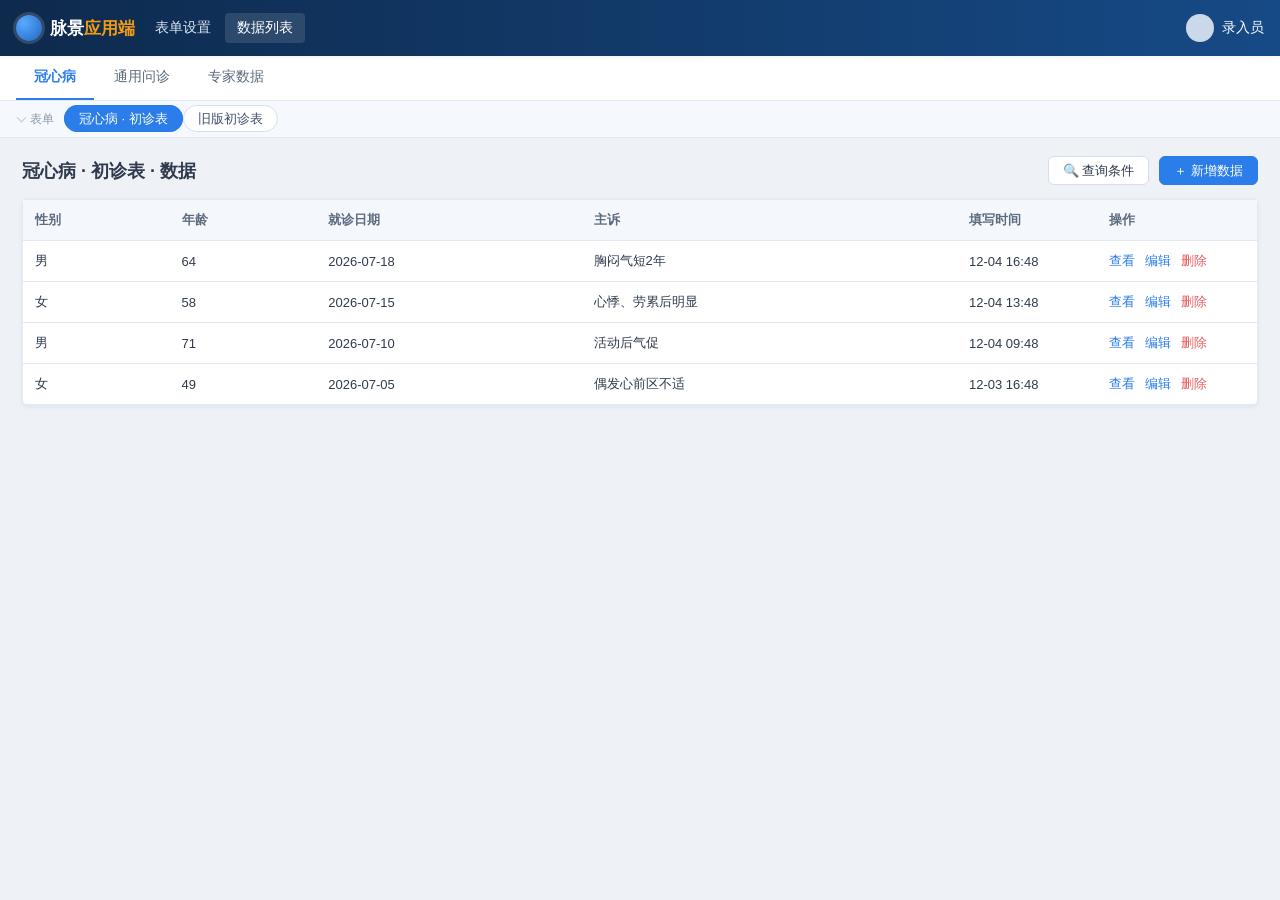
<file: tcm-inheritance-system/原型设计/app/index.html>
<!DOCTYPE html>
<html lang="zh-CN">
<head>
<meta charset="UTF-8">
<meta name="viewport" content="width=device-width,initial-scale=1">
<title>应用端 · 数据列表</title>
<link rel="stylesheet" href="../shared/theme.css">
<style>
  .main{padding:18px 22px}
  .toolbar{display:flex;align-items:center;gap:10px;margin-bottom:14px;flex-wrap:wrap}
  .toolbar .grow{flex:1}
  .rec-q{padding:10px 0;border-bottom:1px solid #f0f3f8}
  .rec-l{color:#6a7688;font-size:13px;margin-bottom:5px}
  .filter-body .qf{margin-bottom:16px}
  .filter-body .qf>label{display:block;font-size:13px;color:#41506a;margin-bottom:6px;font-weight:500}
  .filter-body .range{display:flex;gap:8px;align-items:center}
  .filter-body .chk{display:flex;flex-wrap:wrap;gap:8px 14px}
  .filter-body .chk label{display:inline-flex;align-items:center;gap:5px;font-size:13px;color:#41506a}
  .fdrawer{width:400px}
</style>
</head>
<body>
<div class="mj-top">
  <div class="mj-logo"><span class="dot"></span>脉景 <span class="accent">应用端</span></div>
  <div class="mj-menu"><a href="../admin/index.html">表单设置</a><a class="active">数据列表</a></div>
  <div class="mj-user"><span class="av"></span><span>录入员</span></div>
</div>

<!-- 顶部二级导航：类目（一级标签页）→ 表单（二级胶囊） -->
<div class="subnav">
  <div class="subnav-cats" id="navCats"></div>
  <div class="subnav-forms"><span class="lb">表单</span><span id="navForms"></span></div>
</div>

<div class="main">
  <div class="toolbar">
    <h2 id="tplTitle" style="margin:0;font-size:18px"></h2>
    <div class="grow"></div>
    <button class="btn" id="btnFilter" onclick="openFilter()">🔍 查询条件</button>
    <button class="btn primary" id="btnAdd" onclick="openFill('add')">＋ 新增数据</button>
  </div>
  <div class="panel">
    <table class="tbl">
      <thead id="thead"></thead>
      <tbody id="tbody"></tbody>
    </table>
  </div>
</div>

<!-- 查询条件：右侧抽屉 -->
<div id="filterMask" class="mask" style="display:none;justify-content:flex-end">
  <div class="drawer fdrawer">
    <div class="d-h">查询条件 <span class="x" onclick="closeFilter()">×</span></div>
    <div class="d-b filter-body" id="filterBody"></div>
    <div class="d-f"><button class="btn" onclick="clearFilter()">清空</button><button class="btn primary" onclick="applyFilter()">查询</button></div>
  </div>
</div>

<!-- 查看 / 编辑 / 采集：预览式（web/手机切换） -->
<div id="fillMask" class="mask" style="display:none">
  <div class="modal" style="width:900px;max-width:96vw;height:90vh">
    <div class="m-h"><span id="fillTitle">查看数据</span>
      <span style="display:flex;align-items:center;gap:14px">
        <span class="pv-seg" style="transform:scale(.92)">
          <button id="segPhone" onclick="setDev('mobile')">📱 手机</button>
          <button id="segPc" class="active" onclick="setDev('pc')">💻 电脑</button>
        </span>
        <span class="x" onclick="closeFill()">×</span>
      </span>
    </div>
    <div class="m-b" style="background:#eef2f7;flex:1;display:flex;justify-content:center;align-items:flex-start">
      <div id="fillPaper" class="pv-paper" style="margin:18px 0"></div>
    </div>
    <div class="m-f" id="fillFoot"></div>
  </div>
</div>

<script src="../shared/store.js"></script>
<script src="../shared/engine.js"></script>
<script>
const S=MJ.Store, E=MJ.Engine;
let curCat=null, curId=null, filters={}, pending={}, fillMode='view', fillSubId=null;

function eachQ(form,fn){ (form.pages||[]).forEach(p=>(p.cards||[]).forEach(c=>(c.questions||[]).forEach(fn))); }
/* 仅展示已发布 或 已下架但“显示数据”的表单；草稿及隐藏数据的不出现 */
function visibleForms(catId){ return S.formsByCategory(catId).filter(f=> f.status==='published' || (f.status==='unpublished' && !f.hidden) ); }

function renderNav(){
  /* 仅展示“有已发布/显示中表单”的类目，空类目整体隐藏 */
  const cats=S.getCategories().filter(c=>visibleForms(c.id).length);
  if((!curCat || !cats.some(c=>c.id===curCat)) && cats.length) curCat=cats[0].id;
  if(!cats.length){ document.getElementById('navCats').innerHTML='<span class="hint" style="padding:11px 16px">暂无已发布表单</span>'; document.getElementById('navForms').innerHTML=''; curCat=null; curId=null; return; }
  document.getElementById('navCats').innerHTML = cats.map(c=>`<span class="cat-tab ${c.id===curCat?'active':''}" onclick="selectCat('${c.id}')">${E.esc(c.name)}</span>`).join('');
  const forms=visibleForms(curCat);
  if(!curId || !forms.some(f=>f.id===curId)) curId = forms.length? forms[0].id : null;
  document.getElementById('navForms').innerHTML = forms.length
    ? forms.map(f=>`<span class="form-pill ${f.id===curId?'active':''}" onclick="selectForm('${f.id}')">${E.esc(f.title)||'（未命名）'}</span>`).join('')
    : '<span class="hint">该类目暂无已发布表单</span>';
}
function selectCat(id){ curCat=id; curId=null; filters={}; renderNav(); renderMain(); }
function selectForm(id){ curId=id; filters={}; renderNav(); renderMain(); }

function allQueryQuestions(form){ const out=[]; eachQ(form,q=>{ if(q.query&&q.query.on) out.push(q); }); return out; }
function listColumns(form){ const out=[]; eachQ(form,q=>{ if(q.showInList && S.canShowInList(q)) out.push(q); }); return out; }

function renderMain(){
  const cur = curId && S.getForm(curId);
  const add=document.getElementById('btnAdd'), flt=document.getElementById('btnFilter');
  if(!cur){ document.getElementById('tplTitle').textContent='请选择上方表单'; document.getElementById('thead').innerHTML=''; document.getElementById('tbody').innerHTML=''; add.disabled=true; flt.disabled=true; return; }
  add.disabled=false; flt.disabled=false;
  document.getElementById('tplTitle').textContent = (cur.title||'（未命名）')+' · 数据';
  renderTable(cur);
}

/* ---------- 列表 ---------- */
function cellText(q,v){
  if(v==null||v==='') return '';
  if(q.type==='subtable') return (Array.isArray(v)?v.length:0)+' 行';
  if(Array.isArray(v)) return v.join('、');
  return String(v);
}
function renderTable(cur){
  const cols=listColumns(cur);
  document.getElementById('thead').innerHTML=`<tr>${cols.map(c=>`<th>${E.esc(c.title)}</th>`).join('')}<th style="width:140px">填写时间</th><th style="width:160px">操作</th></tr>`;
  const rows=S.getSubmissions(cur.id).filter(s=>matchRow(cur,s.values)).sort((a,b)=>b.createdAt-a.createdAt);
  const fmt=ts=>{const d=new Date(ts);const p=n=>('0'+n).slice(-2);return `${d.getMonth()+1}-${p(d.getDate())} ${p(d.getHours())}:${p(d.getMinutes())}`;};
  document.getElementById('tbody').innerHTML = rows.map(s=>`<tr>${cols.map(c=>`<td>${E.esc(cellText(c,s.values[c.id]))}</td>`).join('')}<td>${fmt(s.createdAt)}</td>
    <td><span class="link" onclick="openFill('view','${s.id}')">查看</span><span class="link" onclick="openFill('edit','${s.id}')">编辑</span><span class="link danger" onclick="delSub('${s.id}')">删除</span></td></tr>`).join('')
    || `<tr><td colspan="${cols.length+2}" style="text-align:center;color:#8a97a8;padding:30px">暂无数据，点右上角「新增数据」录入</td></tr>`;
}
async function delSub(id){ if(await confirmA('确认删除该条数据？')){ S.deleteSubmission(id); renderTable(S.getForm(curId)); } }

/* ---------- 查询抽屉 ---------- */
function openFilter(){ const cur=S.getForm(curId); if(!cur) return; pending=JSON.parse(JSON.stringify(filters)); renderFilterBody(cur); document.getElementById('filterMask').style.display='flex'; }
function closeFilter(){ document.getElementById('filterMask').style.display='none'; }
function renderFilterBody(cur){
  const qs=allQueryQuestions(cur);
  const el=document.getElementById('filterBody');
  if(!qs.length){ el.innerHTML='<div class="hint" style="padding:8px">该表单未配置查询条件</div>'; return; }
  el.innerHTML = qs.map(q=>{
    const m=q.query.mode; let ctrl='';
    if(m==='fuzzy') ctrl=`<input class="ctrl" placeholder="模糊查询" value="${E.esc(pending[q.id]||'')}" oninput="pending['${q.id}']=this.value">`;
    else if(m==='exact') ctrl=`<input class="ctrl" placeholder="精准查询" value="${E.esc(pending[q.id]||'')}" oninput="pending['${q.id}']=this.value">`;
    else if(m==='range'&&q.type==='number') ctrl=`<div class="range"><input class="ctrl" type="number" placeholder="最小" value="${E.esc(pending[q.id+'_min']||'')}" oninput="pending['${q.id}_min']=this.value"><span>~</span><input class="ctrl" type="number" placeholder="最大" value="${E.esc(pending[q.id+'_max']||'')}" oninput="pending['${q.id}_max']=this.value"></div>`;
    else if(m==='range'&&q.type==='date') ctrl=`<div class="range"><input class="ctrl" type="date" value="${E.esc(pending[q.id+'_from']||'')}" oninput="pending['${q.id}_from']=this.value"><span>~</span><input class="ctrl" type="date" value="${E.esc(pending[q.id+'_to']||'')}" oninput="pending['${q.id}_to']=this.value"></div>`;
    else if(m==='select') ctrl=`<select class="ctrl" onchange="pending['${q.id}']=this.value"><option value="">全部</option>${(q.options||[]).map(o=>{const l=o.linkName||o.text;return `<option ${pending[q.id]===l?'selected':''}>${E.esc(l)}</option>`;}).join('')}</select>`;
    else if(m==='multi'){ const sel=pending[q.id]||[]; const disp=sel.length?sel.join('、'):'全部'; ctrl=`<div class="ms" data-qid="${q.id}"><div class="ms-disp ${sel.length?'':'placeholder'}" onclick="event.stopPropagation();this.parentNode.classList.toggle('open')">${E.esc(disp)}</div><div class="ms-panel">${(q.options||[]).map(o=>{const l=o.linkName||o.text;return `<label class="ms-opt"><input type="checkbox" value="${E.esc(l)}" ${sel.includes(l)?'checked':''} onchange="fmsChange('${q.id}')"> ${E.esc(l)}</label>`;}).join('')}</div></div>`; }
    else ctrl=`<input class="ctrl" oninput="pending['${q.id}']=this.value">`;
    return `<div class="qf"><label>${E.esc(q.title)}</label>${ctrl}</div>`;
  }).join('');
}
function fmsChange(qid){ const box=document.querySelector('.ms[data-qid="'+qid+'"]'); if(!box)return; const sel=[...box.querySelectorAll('input:checked')].map(i=>i.value); pending[qid]=sel; const d=box.querySelector('.ms-disp'); d.textContent=sel.length?sel.join('、'):'全部'; d.classList.toggle('placeholder',!sel.length); }
document.addEventListener('click',e=>{ if(!e.target.closest('.ms')) document.querySelectorAll('.ms.open').forEach(x=>x.classList.remove('open')); });
function applyFilter(){ filters=JSON.parse(JSON.stringify(pending)); closeFilter(); renderTable(S.getForm(curId)); }
function clearFilter(){ pending={}; filters={}; renderFilterBody(S.getForm(curId)); renderTable(S.getForm(curId)); }

function matchRow(cur,v){
  const qs=allQueryQuestions(cur);
  for(const q of qs){ let val=v[q.id]; const m=q.query.mode;
    const str = Array.isArray(val)? val.join('、') : (q.type==='subtable'? JSON.stringify(val||[]) : String(val==null?'':val));
    if(m==='fuzzy'){ const f=filters[q.id]; if(f && !str.includes(f)) return false; }
    else if(m==='exact'){ const f=filters[q.id]; if(f && str!==f) return false; }
    else if(m==='range'&&q.type==='number'){ const mn=filters[q.id+'_min'],mx=filters[q.id+'_max']; if(mn!==undefined&&mn!==''&&Number(val)<Number(mn))return false; if(mx!==undefined&&mx!==''&&Number(val)>Number(mx))return false; }
    else if(m==='range'&&q.type==='date'){ const fr=filters[q.id+'_from'],to=filters[q.id+'_to']; if(fr&&String(val||'')<fr)return false; if(to&&String(val||'')>to)return false; }
    else if(m==='select'){ const f=filters[q.id]; if(f){ const arr=Array.isArray(val)?val:[val]; if(!arr.includes(f))return false; } }
    else if(m==='multi'){ const f=filters[q.id]; if(f&&f.length){ const arr=Array.isArray(val)?val:[val]; if(!f.some(x=>arr.includes(x)))return false; } }
  }
  return true;
}

/* ---------- 查看 / 编辑 / 采集 ---------- */
function openFill(mode, subId){
  const cur=S.getForm(curId); if(!cur) return;
  fillMode=mode; fillSubId=subId||null;
  const sub = subId? S.getSubmissions(cur.id).find(x=>x.id===subId) : null;
  const values = sub? sub.values : {};
  const ro = mode==='view';
  document.getElementById('fillTitle').textContent = mode==='view'?'查看数据':(mode==='edit'?'编辑数据':'新增数据');
  const paper=document.getElementById('fillPaper');
  paper.innerHTML = E.renderFill(cur, values, {readonly:ro});
  E.activate(paper);   /* 只读也需绑定：多页时可翻页 */
  document.getElementById('fillFoot').innerHTML = ro
    ? `<button class="btn" onclick="closeFill()">关闭</button>`
    : `<button class="btn" onclick="closeFill()">取消</button><button class="btn primary" onclick="saveFill()">保存</button>`;
  setDev('pc');
  document.getElementById('fillMask').style.display='flex';
}
function closeFill(){ document.getElementById('fillMask').style.display='none'; }
function setDev(d){ const p=document.getElementById('fillPaper'); p.classList.toggle('mobile',d==='mobile'); document.getElementById('segPhone').classList.toggle('active',d==='mobile'); document.getElementById('segPc').classList.toggle('active',d!=='mobile'); }
function saveFill(){
  const cur=S.getForm(curId); const paper=document.getElementById('fillPaper');
  const values=E.collectValues(paper, cur);
  if(fillMode==='add'){ S.addSubmission({ id:S.uid('s'), formId:cur.id, createdAt:Date.now(), by:'录入员', values }); }
  else { const sub=S.getSubmissions(cur.id).find(x=>x.id===fillSubId); if(sub){ sub.values=values; sub.updatedAt=Date.now(); S.updateSubmission(sub); } }
  closeFill(); renderTable(cur); toastA(fillMode==='add'?'已新增数据':'已保存修改');
}

/* ---------- 简易确认 / 提示 ---------- */
function confirmA(msg){ return Promise.resolve(window.confirm(msg)); }
function toastA(t){ const d=document.createElement('div'); d.textContent=t; d.style.cssText='position:fixed;top:20px;left:50%;transform:translateX(-50%);background:#2f3b4c;color:#fff;padding:9px 18px;border-radius:6px;z-index:300;font-size:13px'; document.body.appendChild(d); setTimeout(()=>d.remove(),1600); }

renderNav();
renderMain();
</script>
</body>
</html>
</file>
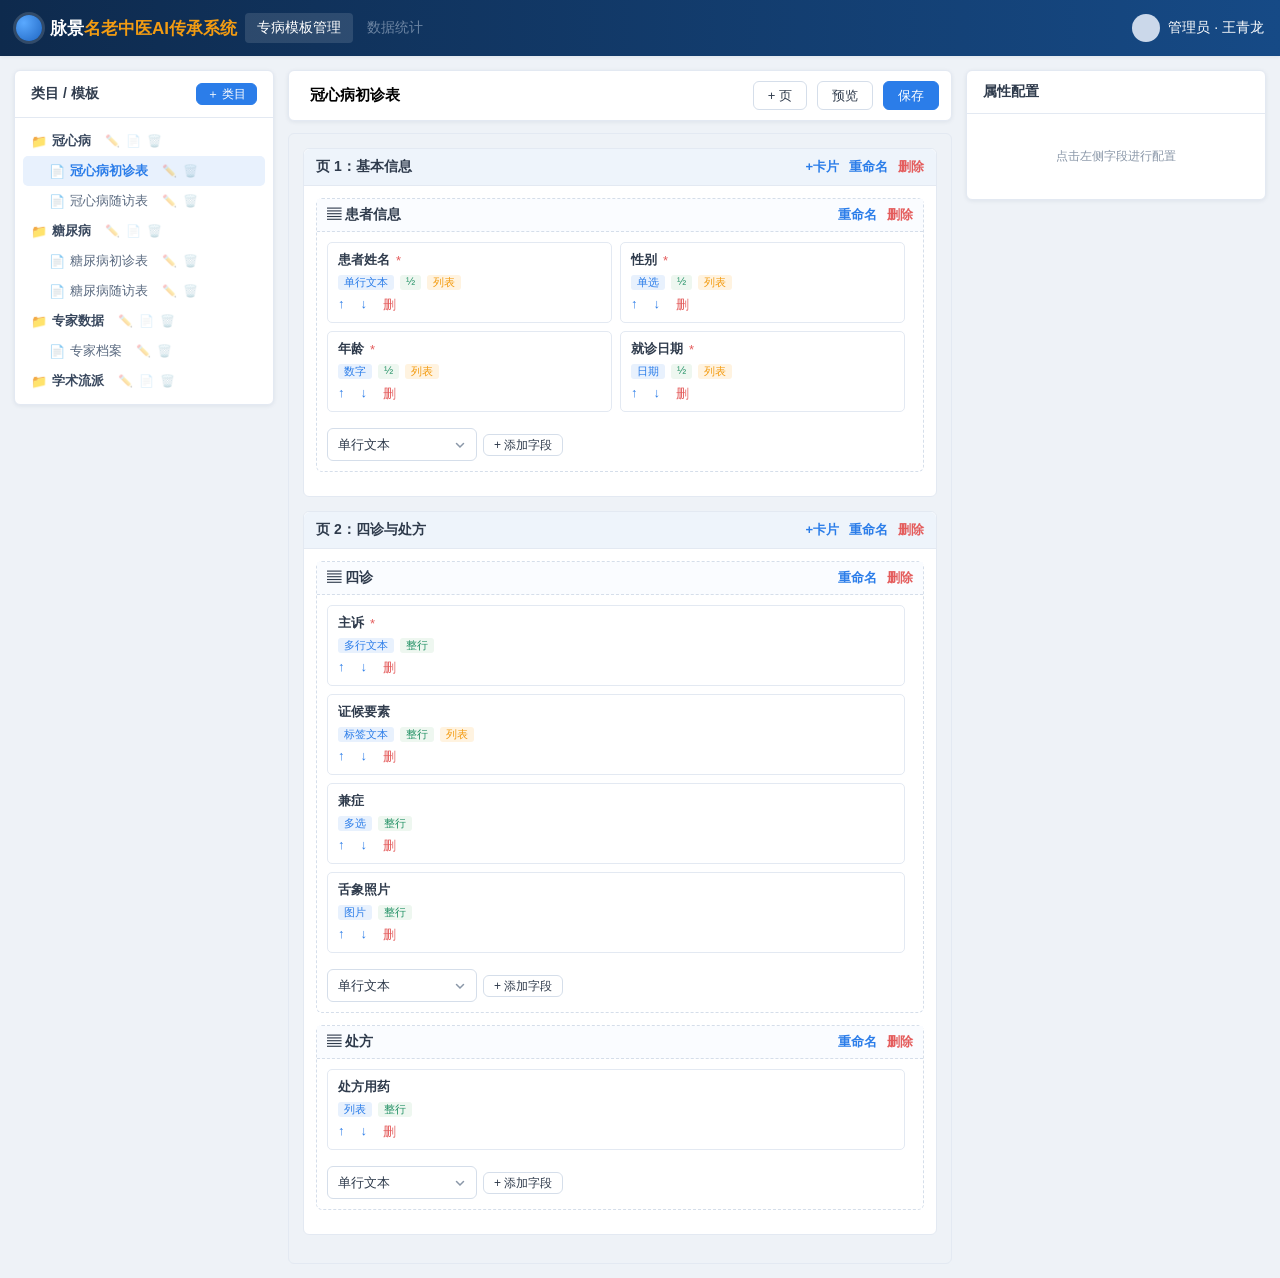
<file: tcm-inheritance-system/01.专病系统/原型设计/admin/index.html>
<!DOCTYPE html>
<html lang="zh-CN">
<head>
<meta charset="UTF-8">
<meta name="viewport" content="width=device-width,initial-scale=1">
<title>表单配置 · 管理端</title>
<link rel="stylesheet" href="../shared/theme.css">
<style>
  .layout{display:flex;gap:14px;padding:14px;align-items:flex-start}
  .col-left{width:260px;flex:none}
  .col-mid{flex:1;min-width:0}
  .col-right{width:300px;flex:none}
  #tree{padding:8px;overflow:auto}
  .tree-item{padding:6px 8px;border-radius:5px;font-size:13px;display:flex;align-items:center;gap:5px;width:max-content;min-width:100%;box-sizing:border-box;white-space:nowrap}
  .tree-item:hover{background:var(--hover)}
  .tree-item:hover .ic-group{opacity:1}
  .tree-cat{font-weight:600;color:#39485e}
  .tree-form{color:#5a6a80}
  .tree-form.active{background:var(--primary-l);color:var(--primary);font-weight:600}
  .tico{flex:none}
  .tname{cursor:pointer;flex:none}
  .ic-group{display:inline-flex;gap:4px;align-items:center;margin-left:8px;opacity:.35;transition:opacity .12s}
  .ic{cursor:pointer;font-size:12px;line-height:1;padding:1px}
  .ic:hover{transform:scale(1.15)}
  .toolbar{display:flex;align-items:center;gap:10px;margin-bottom:12px;flex-wrap:wrap}
  .toolbar .name{font-size:15px;font-weight:600;border:1px solid transparent;padding:4px 8px;border-radius:5px}
  .toolbar .name:focus{outline:none;border-color:var(--primary);background:#fff}
  .canvas{background:var(--bg);border:1px solid var(--border);border-radius:var(--radius);padding:14px;min-height:400px}
  .b-page{background:#fff;border:1px solid var(--border);border-radius:var(--radius);margin-bottom:14px}
  .b-page>.ph{padding:9px 12px;background:#eef4fb;border-bottom:1px solid var(--border);font-weight:600;display:flex;justify-content:space-between;align-items:center;border-radius:var(--radius) var(--radius) 0 0}
  .b-page>.pb{padding:12px}
  .b-card{border:1px dashed var(--border-d);border-radius:var(--radius);margin-bottom:12px}
  .b-card>.ch{padding:7px 10px;background:#fafcff;border-bottom:1px dashed var(--border-d);font-weight:600;display:flex;justify-content:space-between;align-items:center}
  .b-card>.cb{padding:10px;display:flex;flex-wrap:wrap;gap:8px}
  .b-field{border:1px solid var(--border);border-radius:5px;background:#fff;padding:8px 10px;cursor:pointer;font-size:13px;display:flex;flex-direction:column;gap:4px}
  .b-field.sel{border-color:var(--primary);box-shadow:0 0 0 2px var(--primary-l)}
  .b-field .top{display:flex;align-items:center;gap:6px}
  .b-field .lbl{font-weight:600}
  .b-field .ops{display:flex;gap:6px;margin-top:2px}
  .badge{font-size:11px;padding:0 6px;border-radius:3px;background:#eef2f7;color:var(--muted)}
  .badge.t{background:var(--primary-l);color:var(--primary)}
  .badge.w{background:#eef7f0;color:var(--green-d)}
  .badge.l{background:var(--orange-l);color:var(--orange)}
  .add-field{display:flex;gap:6px;align-items:center;margin-top:8px}
  .prop{padding:14px}
  .prop label{display:block;font-size:12px;color:var(--muted);margin:12px 0 5px}
  .prop input,.prop select,.prop textarea{width:100%;border:1px solid var(--border-d);border-radius:5px;padding:7px 9px;font-size:13px;box-sizing:border-box}
  .prop input:focus,.prop select:focus,.prop textarea:focus{outline:none;border-color:var(--primary);box-shadow:0 0 0 2px var(--primary-l)}
  .prop select{appearance:none;-webkit-appearance:none;padding-right:28px;cursor:pointer;background-image:url('data:image/svg+xml;utf8,<svg xmlns="http://www.w3.org/2000/svg" width="12" height="12" viewBox="0 0 12 12"><path d="M2.5 4.5l3.5 3.5 3.5-3.5" fill="none" stroke="%238a97a8" stroke-width="1.5" stroke-linecap="round"/></svg>');background-repeat:no-repeat;background-position:right 9px center}
  .dlg-body{padding:4px 2px}
  .prop-typehead{display:flex;align-items:center;gap:8px;margin-bottom:14px;padding-bottom:10px;border-bottom:1px solid var(--border);font-weight:600}
  .pgroup{margin-bottom:18px}
  .pgroup-t{font-size:12px;font-weight:700;color:var(--primary);margin:0 0 10px;padding-bottom:6px;border-bottom:1px solid var(--border);letter-spacing:.3px}
  .pitem{margin-bottom:11px}
  .pitem>label{display:block;font-size:12px;color:var(--muted);margin:0 0 5px}
  .pswitches{display:flex;flex-wrap:wrap;gap:9px 16px;margin:4px 0 2px}
  .prop .switch{margin:0;font-size:13px;color:var(--text);white-space:nowrap;display:inline-flex;align-items:center;gap:6px}
  .col-line{display:flex;gap:6px;align-items:center;margin-bottom:4px}
  .col-line input,.col-line select{width:auto;min-width:0}
  .col-line .link{font-size:13px}
  .row2{display:flex;gap:8px}
  .prop .row2{display:flex;gap:8px}
  .switch{display:inline-flex;align-items:center;gap:6px;cursor:pointer}
  .col-info{color:var(--muted);font-size:12px;padding:20px;text-align:center}
  .dev-tog{display:flex;gap:6px}
  .dev-tog .btn.active{background:var(--primary);color:#fff;border-color:var(--primary)}
  .pv-full{position:fixed;inset:0;background:var(--bg);z-index:100;display:flex;flex-direction:column}
  .pv-h{height:54px;flex:none;background:#fff;border-bottom:1px solid var(--border);display:flex;align-items:center;justify-content:space-between;padding:0 18px}
  .pv-body{flex:1;overflow:auto;padding:22px}
  .pv-body.h5{display:flex;justify-content:center;align-items:flex-start;background:#dde3ec}
  .phone{width:390px;border:10px solid #222;border-radius:28px;padding:10px;background:#fff;max-height:calc(100vh - 98px);overflow:auto}
</style>
</head>
<body>
<div class="mj-top">
  <div class="mj-logo"><span class="dot"></span>脉景 <span class="accent">名老中医AI传承系统</span></div>
  <div class="mj-menu"><a class="active">专病模板管理</a><a class="disabled">数据统计</a></div>
  <div class="mj-user"><span class="av"></span><span>管理员 · 王青龙</span></div>
</div>
<!-- 表单配置（含类目/模板管理） -->
<div class="layout" id="modeForm">
  <div class="col-left panel">
    <div class="panel-h">类目 / 模板 <button class="btn sm primary" id="newCat" title="添加顶级类目">＋ 类目</button></div>
    <div id="tree"></div>
  </div>
  <div class="col-mid">
    <div class="toolbar panel" style="padding:10px 12px">
      <input class="name" id="formName" placeholder="表单名称">
      <span style="flex:1"></span>
      <button class="btn" id="addPage">+ 页</button>
      <button class="btn" id="btnPreview">预览</button>
      <button class="btn primary" id="btnSave">保存</button>
    </div>
    <div class="canvas" id="canvas"></div>
  </div>
  <div class="col-right panel">
    <div class="panel-h">属性配置</div>
    <div class="prop" id="prop"><div class="col-info">点击左侧字段进行配置</div></div>
  </div>
</div>

<div id="host"></div>

<script src="../shared/store.js"></script>
<script src="../shared/engine.js"></script>
<script>
const S=MJ.Store, E=MJ.Engine;
const el=(t,c,x)=>{const e=document.createElement(t);if(c)e.className=c;if(x!=null)e.textContent=x;return e;};
const WOPTS=[['full','整行'],['3/4','¾'],['2/3','⅔'],['1/2','½'],['1/3','⅓'],['1/4','¼']];
const TYPES=[['text','单行文本'],['textarea','多行文本'],['radio','单选'],['checkbox','多选'],['number','数字'],['date','日期'],['image','图片'],['tags','标签文本'],['subtable','列表']];
let form=null, selId=null;

/* ---------- 左侧类目/模板树（含内联管理操作） ---------- */
function tIcon(glyph,title,on){ const s=el('span','ic',glyph); s.title=title; s.onclick=e=>{e.stopPropagation(); on();}; return s; }
function renderTree(){
  const box=document.getElementById('tree'); box.innerHTML='';
  const cats=S.getCategories();
  cats.sort((a,b)=>a.order-b.order).forEach(c=>{
    const it=el('div','tree-item tree-cat');
    it.appendChild(el('span','tico','📁'));
    it.appendChild(el('span','tname',c.name));
    const acts=el('span','ic-group');
    acts.appendChild(tIcon('✏️','编辑', ()=>dlgPrompt('类目名称',c.name).then(n=>{ if(n){c.name=n;S.setCategories(cats);renderTree();} })));
    acts.appendChild(tIcon('📄','添加模板', ()=>addTemplate(c.id)));
    acts.appendChild(tIcon('🗑️','删除', ()=>delCategory(c)));
    it.appendChild(acts); box.appendChild(it);
    S.formsByCategory(c.id).forEach(f=>{
      const fi=el('div','tree-item tree-form'+(form&&f.id===form.id?' active':'')); fi.style.paddingLeft='26px';
      fi.appendChild(el('span','tico','📄'));
      const fn=el('span','tname',f.name); fn.onclick=()=>loadForm(f.id); fi.appendChild(fn);
      const fa=el('span','ic-group');
      fa.appendChild(tIcon('✏️','重命名', ()=>dlgPrompt('模板名称',f.name).then(n=>{ if(n){f.name=n;S.saveForm(f);renderTree();} })));
      fa.appendChild(tIcon('🗑️','删除', ()=>dlgConfirm('删除模板？','该模板及其填报数据将一并删除。').then(ok=>{ if(ok){ S.deleteForm(f.id); if(form&&form.id===f.id){form=null;selId=null;} renderAll(); } })));
      fi.appendChild(fa); box.appendChild(fi);
    });
  });
}
function loadForm(id){ form=JSON.parse(JSON.stringify(S.getForm(id))); selId=null; renderAll(); }

/* ---------- 中间画布 ---------- */
function findField(id){ for(const pg of form.pages)for(const cd of pg.cards){const f=cd.fields.find(x=>x.id===id); if(f)return {f,cd,pg};} return null; }
function renderCanvas(){
  const cv=document.getElementById('canvas'); cv.innerHTML='';
  if(!form){ cv.innerHTML='<div class="col-info">请从左侧选择模板；新建模板请到「类目管理」中操作</div>'; return; }
  document.getElementById('formName').value=form.name;
  form.pages.forEach((pg,pi)=>{
    const pEl=el('div','b-page');
    const ph=el('div','ph'); const pt=el('span',null,'页 '+(pi+1)+'：'+pg.title);
    const pops=el('span'); const acard=el('span','link','+卡片'); acard.onclick=()=>{ pg.cards.push({id:S.uid('cd'),title:'新卡片',fields:[]}); renderCanvas(); };
    const rnp=el('span','link','重命名'); rnp.onclick=()=>{ dlgPrompt('页标题',pg.title).then(n=>{ if(n){pg.title=n;renderCanvas();} }); };
    const delp=el('span','link danger','删除'); delp.onclick=()=>{ if(form.pages.length<=1){dlgAlert('至少保留一页');return;} dlgConfirm('删除该页？','该页及其卡片、字段都会删除。').then(ok=>{ if(ok){form.pages.splice(pi,1);renderCanvas();} }); };
    pops.append(acard,rnp,delp); ph.append(pt,pops); pEl.appendChild(ph);
    const pb=el('div','pb');
    pg.cards.forEach((cd,ci)=>{
      const cEl=el('div','b-card'); const ch=el('div','ch');
      const ct=el('span',null,'▤ '+cd.title);
      const cops=el('span'); const rnc=el('span','link','重命名'); rnc.onclick=()=>{ dlgPrompt('卡片标题',cd.title).then(n=>{ if(n){cd.title=n;renderCanvas();} }); };
      const delc=el('span','link danger','删除'); delc.onclick=()=>{ dlgConfirm('删除该卡片？','卡片内字段都会删除。').then(ok=>{ if(ok){pg.cards.splice(ci,1);renderCanvas();} }); };
      cops.append(rnc,delc); ch.append(ct,cops); cEl.appendChild(ch);
      const cb=el('div','cb');
      cd.fields.forEach((f,fi)=>{
        const fe=el('div','b-field'+(f.id===selId?' sel':'')); fe.style.flex='0 0 calc('+wpct(f)+'% - 8px)';
        const top=el('div','top'); top.appendChild(el('span','lbl',f.label||'(未命名)')); if(f.required)top.appendChild(el('span',null,'*')).style.color='var(--danger)';
        const badges=el('div','ops'); badges.appendChild(el('span','badge t',E.TYPE_NAME[f.type]));
        badges.appendChild(el('span','badge w',E.BLOCK.has(f.type)?'整行':(WOPTS.find(w=>w[0]===(f.width||'full'))||['','整行'])[1]));
        if(f.showInList)badges.appendChild(el('span','badge l','列表'));
        const mv=el('div','ops');
        const up=el('span','link','↑'); up.onclick=e=>{e.stopPropagation(); if(fi>0){[cd.fields[fi-1],cd.fields[fi]]=[cd.fields[fi],cd.fields[fi-1]];renderCanvas();}};
        const dn=el('span','link','↓'); dn.onclick=e=>{e.stopPropagation(); if(fi<cd.fields.length-1){[cd.fields[fi+1],cd.fields[fi]]=[cd.fields[fi],cd.fields[fi+1]];renderCanvas();}};
        const rm=el('span','link danger','删'); rm.onclick=e=>{e.stopPropagation(); cd.fields.splice(fi,1); if(selId===f.id)selId=null; renderAll();};
        mv.append(up,dn,rm);
        fe.append(top,badges,mv);
        fe.onclick=()=>{ selId=f.id; renderAll(); };
        cb.appendChild(fe);
      });
      // 添加字段
      const addBar=el('div','add-field'); addBar.style.width='100%';
      const sel=el('select','ctrl'); sel.style.width='150px'; sel.style.flex='none'; TYPES.forEach(t=>{const o=el('option',null,t[1]);o.value=t[0];sel.appendChild(o);});
      const addBtn=el('button','btn sm','+ 添加字段'); addBtn.onclick=()=>{ const nf=newField(sel.value); cd.fields.push(nf); selId=nf.id; renderAll(); };
      addBar.append(sel,addBtn); cb.appendChild(addBar);
      cEl.appendChild(cb); pb.appendChild(cEl);
    });
    pEl.appendChild(pb); cv.appendChild(pEl);
  });
}
function wpct(f){ if(E.BLOCK.has(f.type))return 100; return (E.WIDTHS[f.width]??1)*100; }
function newField(type){
  const id=S.uid('f'); const base={id,type,label:E.TYPE_NAME[type],required:false,showInList:false,width:'full'};
  if(type==='radio'||type==='checkbox')base.options=['选项1','选项2'];
  if(type==='tags')base.allowRepeat=false;
  if(type==='subtable')base.columns=[{id:S.uid('c'),type:'text',label:'列1'}],base.allowAddRow=true;
  if(type==='number')base.unit='';
  return base;
}

/* ---------- 右侧属性面板（与《字段组件配置》一一对应） ---------- */
const FMT=[['none','无'],['phone','手机号'],['idcard','身份证'],['email','邮箱'],['digit','纯数字'],['regex','自定义正则']];
const DATEP=[['date','年月日'],['datetime','年月日时分'],['month','年月'],['year','仅年']];
const RELP=[['none','无'],['notAfterToday','不晚于今天'],['notBeforeToday','不早于今天']];
const LABELPOS=[['top','顶部'],['left','左侧']];
const IMGSRC=[['both','拍照/相册'],['camera','仅拍照'],['album','仅相册']];
function sw(label,val,cb){ const w=el('label','switch'); const i=el('input');i.type='checkbox';i.checked=!!val;i.onchange=()=>cb(i.checked); w.append(i,el('span',null,label)); return w; }
function dateInput(val,on){ const i=el('input'); i.type='date'; if(val)i.value=val; i.onchange=()=>on(i.value); return i; }

function renderProp(){
  const p=document.getElementById('prop'); p.innerHTML='';
  if(!selId){ p.innerHTML='<div class="col-info">点击左侧字段进行配置</div>'; return; }
  const info=findField(selId); if(!info){ p.innerHTML='<div class="col-info">—</div>'; return; }
  const f=info.f; const t=f.type; const isBlock=E.BLOCK.has(t); const rc=()=>renderCanvas();
  const grp=(title)=>{ const g=el('div','pgroup'); g.appendChild(el('div','pgroup-t',title)); p.appendChild(g); return g; };
  const item=(g,label,node)=>{ const it=el('div','pitem'); if(label)it.appendChild(el('label',null,label)); it.appendChild(node); g.appendChild(it); return node; };
  const txt=(val,on,ph)=>{ const i=el('input'); if(ph)i.placeholder=ph; i.value=(val==null?'':val); i.oninput=()=>on(i.value); return i; };
  const numI=(val,on,ph)=>{ const i=el('input'); i.type='number'; if(ph)i.placeholder=ph; i.value=(val==null?'':val); i.oninput=()=>on(i.value===''?null:Number(i.value)); return i; };
  const selI=(opts,val,on)=>{ const s=el('select'); opts.forEach(o=>{const op=el('option',null,o[1]);op.value=o[0];s.appendChild(op);}); s.value=val; s.onchange=()=>on(s.value); return s; };
  const area=(val,on,rows)=>{ const a=el('textarea'); a.rows=rows||3; a.value=(val==null?'':val); a.oninput=()=>on(a.value); return a; };
  const two=(a,b)=>{ const r=el('div','row2'); r.append(a,b); return r; };
  const swRow=(...s)=>{ const r=el('div','pswitches'); s.forEach(x=>r.appendChild(x)); return r; };

  const head=el('div','prop-typehead'); head.appendChild(el('span','badge t',E.TYPE_NAME[t])); head.appendChild(el('span',null,f.label||'')); p.appendChild(head);

  /* 基础 */
  const gB=grp('基础');
  item(gB,'字段名（标签）', txt(f.label, v=>{f.label=v;rc();}));
  if(t==='text'||t==='textarea'||t==='number') item(gB,'占位提示', txt(f.placeholder, v=>f.placeholder=v));
  if(t==='text'||t==='textarea') item(gB,'默认值', txt(f.defaultValue, v=>f.defaultValue=v));
  if(t==='number') item(gB,'默认值', numI(f.defaultValue, v=>f.defaultValue=v));
  if(t==='radio') item(gB,'默认选中', selI([['','无']].concat((f.options||[]).map(o=>[o,o])), f.defaultValue||'', v=>f.defaultValue=v));
  if(t==='date') item(gB,'默认值', selI([['','无'],['today','当天']], f.defaultToday?'today':'', v=>f.defaultToday=(v==='today')));
  if(t==='tags') item(gB,'默认标签（顿号分隔）', txt((f.defaultTags||[]).join('、'), v=>f.defaultTags=v.split(/[、,]/).map(s=>s.trim()).filter(Boolean)));
  item(gB,'提示说明', txt(f.hint, v=>f.hint=v));
  if(t!=='subtable') gB.appendChild(swRow(sw('必填', f.required, v=>{f.required=v;rc();})));

  /* 选项 */
  if(t==='radio'||t==='checkbox'){
    const gO=grp('选项');
    item(gO,'选项（每行一个）', area((f.options||[]).join('\n'), v=>{f.options=v.split('\n').map(s=>s.trim()).filter(Boolean);renderProp();rc();}, 4));
    if(t==='checkbox') item(gO,'选择数量（最少/最多）', two(numI(f.minSel,v=>f.minSel=v,'最少'), numI(f.maxSel,v=>f.maxSel=v,'最多')));
  }

  /* 校验 / 规则 */
  if(t==='text'){
    const g=grp('校验');
    item(g,'长度（最小/最大）', two(numI(f.minLen,v=>f.minLen=v,'最小'), numI(f.maxLen,v=>f.maxLen=v,'最大')));
    item(g,'格式校验', selI(FMT, f.format||'none', v=>{f.format=v;renderProp();}));
    if(f.format==='regex') item(g,'自定义正则', txt(f.regex, v=>f.regex=v, '如 ^\\d{6}$'));
    item(g,'格式错误提示', txt(f.formatMsg, v=>f.formatMsg=v));
    item(g,'前缀 / 后缀', two(txt(f.prefix,v=>f.prefix=v,'前缀'), txt(f.suffix,v=>f.suffix=v,'后缀')));
  }
  if(t==='textarea'){
    const g=grp('校验');
    item(g,'最大字数', numI(f.maxLen, v=>f.maxLen=v, '不限'));
    item(g,'默认显示行数', numI(f.rows, v=>f.rows=v, '3'));
    g.appendChild(swRow(sw('显示字数统计', f.counter, v=>f.counter=v), sw('可拉伸', f.resizable!==false, v=>f.resizable=v)));
  }
  if(t==='number'){
    const g=grp('校验');
    item(g,'数值范围（最小/最大）', two(numI(f.min,v=>{f.min=v;rc();},'最小'), numI(f.max,v=>{f.max=v;rc();},'最大')));
    item(g,'小数位数 / 步长', two(numI(f.decimals,v=>f.decimals=v,'小数位'), numI(f.step,v=>f.step=v,'步长')));
    item(g,'单位（后缀）', txt(f.unit, v=>{f.unit=v;rc();}));
    item(g,'越界提示', txt(f.rangeMsg, v=>f.rangeMsg=v));
    g.appendChild(swRow(sw('千分位显示', f.thousands, v=>f.thousands=v)));
  }
  if(t==='date'){
    const g=grp('格式与校验');
    item(g,'日期精度', selI(DATEP, f.precision||'date', v=>f.precision=v));
    item(g,'可选范围（起/止）', two(dateInput(f.minDate,v=>f.minDate=v), dateInput(f.maxDate,v=>f.maxDate=v)));
    item(g,'相对限制', selI(RELP, f.relLimit||'none', v=>f.relLimit=v));
  }
  if(t==='image'){
    const g=grp('上传规则');
    item(g,'数量上限', numI(f.max||9, v=>f.max=v));
    item(g,'单张大小上限(MB)', numI(f.sizeMB||10, v=>f.sizeMB=v));
    item(g,'允许格式', txt(f.accept||'jpg、png', v=>f.accept=v));
    item(g,'来源（移动端）', selI(IMGSRC, f.source||'both', v=>f.source=v));
    g.appendChild(swRow(sw('自动压缩', f.compress!==false, v=>f.compress=v)));
  }
  if(t==='tags'){
    const g=grp('标签规则');
    item(g,'最多标签数', numI(f.maxTags, v=>f.maxTags=v, '不限'));
    g.appendChild(swRow(sw('允许重复标签', f.allowRepeat, v=>f.allowRepeat=v)));
  }
  if(t==='subtable'){
    const gc=grp('列配置');
    (f.columns||[]).forEach((c,i)=>{
      const line=el('div','col-line');
      const lb=el('input'); lb.value=c.label; lb.style.flex='1'; lb.oninput=()=>{c.label=lb.value;rc();};
      const ts=el('select'); TYPES.filter(x=>x[0]!=='subtable').forEach(x=>{const o=el('option',null,x[1]);o.value=x[0];ts.appendChild(o);}); ts.value=c.type; ts.style.width='96px'; ts.onchange=()=>{c.type=ts.value;};
      const up=el('span','link','↑'); up.onclick=()=>{ if(i>0){[f.columns[i-1],f.columns[i]]=[f.columns[i],f.columns[i-1]];renderProp();rc();} };
      const dn=el('span','link','↓'); dn.onclick=()=>{ if(i<f.columns.length-1){[f.columns[i+1],f.columns[i]]=[f.columns[i],f.columns[i+1]];renderProp();rc();} };
      const rm=el('span','link danger','删'); rm.onclick=()=>{f.columns.splice(i,1);renderProp();rc();};
      line.append(lb,ts,up,dn,rm); gc.appendChild(line);
      const reqLine=el('div'); reqLine.style.margin='2px 0 10px'; reqLine.appendChild(sw('该列必填', c.required, v=>c.required=v)); gc.appendChild(reqLine);
    });
    const addc=el('button','btn sm','+ 添加列'); addc.onclick=()=>{f.columns=f.columns||[];f.columns.push({id:S.uid('c'),type:'text',label:'列'+((f.columns.length)+1)});renderProp();rc();}; gc.appendChild(addc);
    const gr=grp('行规则');
    gr.appendChild(swRow(sw('允许加行', f.allowAddRow!==false, v=>f.allowAddRow=v), sw('允许删行', f.allowDelRow!==false, v=>f.allowDelRow=v), sw('行可拖拽排序', f.rowSort!==false, v=>f.rowSort=v), sw('显示序号列', f.showIndex!==false, v=>f.showIndex=v)));
    item(gr,'行数（最少/最多）', two(numI(f.minRows,v=>f.minRows=v,'最少'), numI(f.maxRows,v=>f.maxRows=v,'最多')));
    item(gr,'默认行数', numI(f.defaultRows,v=>f.defaultRows=v,'1'));
    item(gr,'空态提示', txt(f.emptyText, v=>f.emptyText=v));
  }

  /* 显示 */
  const gD=grp('显示');
  if(isBlock){ const w=el('input'); w.value='整行（块级固定，不可配置）'; w.disabled=true; item(gD,'栅格宽度', w); }
  else item(gD,'栅格宽度', selI(WOPTS, f.width||'full', v=>{f.width=v;rc();}));
  if(['text','textarea','radio','checkbox','number','date'].includes(t)) item(gD,'标签位置', selI(LABELPOS, f.labelPos||'top', v=>f.labelPos=v));
  if(t==='image') item(gD,'缩略图每行张数', numI(f.perRow||4, v=>f.perRow=v));
  if(t==='subtable') gD.appendChild(swRow(sw('表头吸顶', f.stickyHead!==false, v=>f.stickyHead=v)));
  gD.appendChild(swRow(sw('只读', f.readonly, v=>f.readonly=v), sw('在列表中显示', f.showInList, v=>{f.showInList=v;rc();})));

  const del=el('button','btn block','删除该字段'); del.style.marginTop='6px'; del.style.color='var(--danger)';
  del.onclick=()=>{ const {cd}=info; cd.fields=cd.fields.filter(x=>x.id!==f.id); selId=null; renderAll(); };
  p.appendChild(del);
}

function renderAll(){ renderTree(); renderCanvas(); renderProp(); }

/* ---------- 顶部操作 ---------- */
document.getElementById('formName').oninput=e=>{ if(form)form.name=e.target.value; };
document.getElementById('addPage').onclick=()=>{ if(!form)return; form.pages.push({id:S.uid('pg'),title:'新页',cards:[{id:S.uid('cd'),title:'新卡片',fields:[]}]}); renderCanvas(); };
document.getElementById('btnSave').onclick=()=>{ if(!form)return; S.saveForm(form); toast('已保存'); renderTree(); };
document.getElementById('btnPreview').onclick=()=>openPreview();

/* ---------- 预览（=应用端，可切移动端） ---------- */
function openPreview(){
  if(!form)return;
  let device='web';
  const host=document.getElementById('host');
  const wrap=el('div','pv-full');
  wrap.innerHTML=`<div class="pv-h"><div style="font-weight:600">预览：${form.name}</div>
    <div style="display:flex;gap:12px;align-items:center"><span class="dev-tog"><button class="btn sm active" data-d="web">Web 全屏</button><button class="btn sm" data-d="h5">移动端</button></span><button class="btn" data-close>关闭预览</button></div></div>
    <div class="pv-body web" id="pvBody"></div>`;
  host.appendChild(wrap);
  const body=wrap.querySelector('#pvBody');
  const draw=()=>{ body.className='pv-body '+device; body.innerHTML=''; const inst=E.renderForm(form,{device}); if(device==='h5'){ const ph=el('div','phone'); ph.appendChild(inst.el); body.appendChild(ph); } else body.appendChild(inst.el);
    inst.onSubmit(()=>toast('预览提交校验通过（预览态不保存）')); };
  wrap.querySelectorAll('[data-d]').forEach(b=>b.onclick=()=>{ device=b.dataset.d; wrap.querySelectorAll('[data-d]').forEach(x=>x.classList.toggle('active',x===b)); draw(); });
  wrap.querySelector('[data-close]').onclick=()=>host.innerHTML='';
  draw();
}

/* ---------- 类目 / 模板 管理（内联于左树） ---------- */
function delCategory(c){
  const cats=S.getCategories();
  if(S.formsByCategory(c.id).length){ dlgAlert('该类目下有模板，请先删除或移走模板'); return; }
  dlgConfirm('删除类目？','删除后不可恢复。').then(ok=>{ if(ok){ S.setCategories(cats.filter(x=>x.id!==c.id)); renderTree(); } });
}
function addTemplate(catId){
  dlgPrompt('模板名称','新模板').then(n=>{ if(!n)return;
    const nf={id:S.uid('form'),name:n,categoryId:catId,roles:{edit:['管理员'],view:[]},pages:[{id:S.uid('pg'),title:'第1页',cards:[{id:S.uid('cd'),title:'卡片1',fields:[]}]}]};
    S.saveForm(nf); loadForm(nf.id); toast('已创建模板，请配置字段');
  });
}
document.getElementById('newCat').onclick=()=>{ dlgPrompt('类目名称').then(n=>{ if(n){const cats=S.getCategories();cats.push({id:S.uid('c'),name:n,parentId:null,order:99});S.setCategories(cats);renderTree();} }); };

/* ---------- 自建弹框（替代浏览器 prompt/confirm/alert） ---------- */
function modal(opts){
  const host=document.getElementById('host');
  const mask=el('div','mask'); const m=el('div','modal'); m.style.width=opts.width||'400px';
  const h=el('div','m-h'); h.appendChild(el('span',null,opts.title||'提示')); const x=el('span','x','×'); h.appendChild(x);
  const b=el('div','m-b'); if(typeof opts.body==='string'){ const p=el('div','dlg-body',opts.body); b.appendChild(p);} else b.appendChild(opts.body);
  const f=el('div','m-f');
  const close=()=>{ if(mask.parentNode)host.removeChild(mask); };
  x.onclick=()=>{ if(opts.onCancel)opts.onCancel(); close(); };
  mask.onclick=e=>{ if(e.target===mask){ if(opts.onCancel)opts.onCancel(); close(); } };
  (opts.buttons||[]).forEach(bt=>{ const btn=el('button','btn'+(bt.primary?' primary':'')); btn.textContent=bt.label; btn.onclick=()=>{ if(bt.onClick&&bt.onClick()===false)return; close(); }; f.appendChild(btn); });
  m.append(h,b,f); mask.appendChild(m); host.appendChild(mask); return {close};
}
function dlgPrompt(title,def){ return new Promise(res=>{ const inp=el('input','ctrl'); inp.value=def||''; const wrap=el('div'); wrap.appendChild(inp);
  inp.onkeydown=e=>{ if(e.key==='Enter'){ res(inp.value.trim()); m.close(); } };
  const m=modal({title,body:wrap,onCancel:()=>res(null),buttons:[{label:'取消',onClick:()=>res(null)},{label:'确定',primary:true,onClick:()=>res(inp.value.trim())}]});
  setTimeout(()=>inp.focus(),30); }); }
function dlgConfirm(title,msg){ return new Promise(res=>{ modal({title,body:msg||'确定执行该操作？',onCancel:()=>res(false),buttons:[{label:'取消',onClick:()=>res(false)},{label:'确定',primary:true,onClick:()=>res(true)}]}); }); }
function dlgAlert(msg){ modal({title:'提示',body:msg,buttons:[{label:'知道了',primary:true}]}); }

function toast(msg){ const t=el('div',null,msg); t.style.cssText='position:fixed;top:70px;left:50%;transform:translateX(-50%);background:#2fb37e;color:#fff;padding:9px 18px;border-radius:6px;z-index:200;box-shadow:0 4px 16px rgba(0,0,0,.2)'; document.body.appendChild(t); setTimeout(()=>t.remove(),1600); }

// 初始化：加载第一个表单
const first=S.getForms()[0]; if(first)loadForm(first.id); else renderAll();
</script>
</body>
</html>
</file>
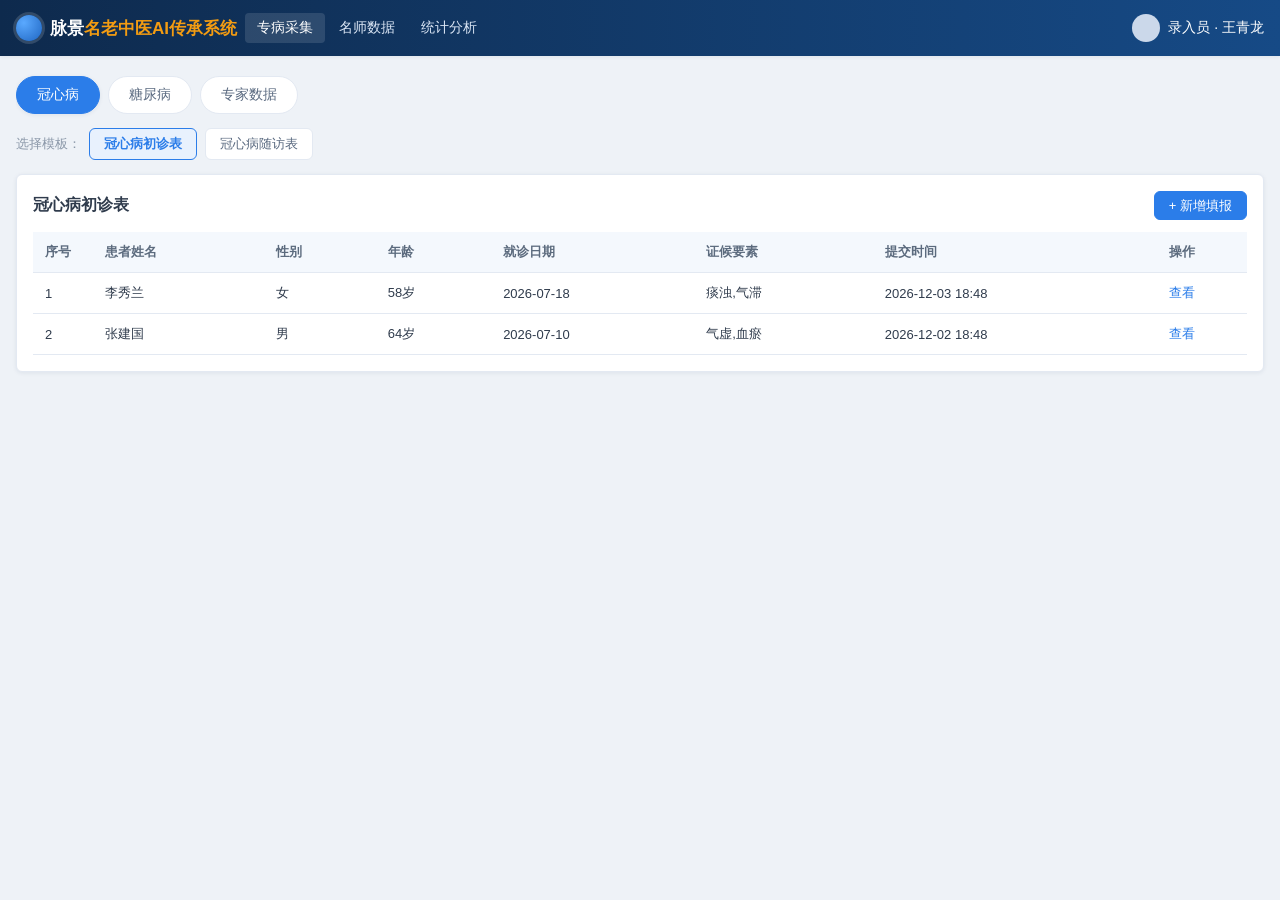
<file: tcm-inheritance-system/01.专病系统/原型设计/app/index.html>
<!DOCTYPE html>
<html lang="zh-CN">
<head>
<meta charset="UTF-8">
<meta name="viewport" content="width=device-width,initial-scale=1">
<title>专病数据采集 · 应用端</title>
<link rel="stylesheet" href="../shared/theme.css">
<style>
  .app-wrap{padding:16px}
  .fv-h{display:flex;justify-content:space-between;align-items:center;padding:14px 18px;border-bottom:1px solid var(--border)}
  .fv-t{font-size:16px;font-weight:600}
  .fv-b{padding:20px}
  .cat-tabs{display:flex;gap:8px;overflow-x:auto;padding:4px 0 14px}
  .cat-tab{padding:9px 20px;border-radius:22px;background:#fff;border:1px solid var(--border);color:#5a6a80;white-space:nowrap;cursor:pointer;font-size:14px}
  .cat-tab.active{background:var(--primary);border-color:var(--primary);color:#fff;box-shadow:var(--shadow)}
  .tpl-bar{display:flex;align-items:center;flex-wrap:wrap;gap:8px;margin-bottom:14px}
  .tpl-label{color:var(--muted);font-size:13px}
  .tpl-chip{padding:6px 14px;border-radius:6px;background:#fff;border:1px solid var(--border);color:#5a6a80;cursor:pointer;font-size:13px}
  .tpl-chip.active{background:var(--primary-l);border-color:var(--primary);color:var(--primary);font-weight:600}
  .list-h{display:flex;justify-content:space-between;align-items:center;margin-bottom:12px;flex-wrap:wrap;gap:10px}
  .list-h .t{font-size:16px;font-weight:600}
  .empty{padding:60px 20px;text-align:center;color:var(--muted)}
  /* 移动端卡片列表 */
  .cards{display:none;flex-direction:column;gap:10px}
  .rec-card{background:#fff;border:1px solid var(--border);border-radius:var(--radius);padding:12px 14px;box-shadow:var(--shadow)}
  .rec-card .r{display:flex;justify-content:space-between;padding:4px 0;font-size:13px}
  .rec-card .r .k{color:var(--muted)}
  @media(max-width:767px){
    .mj-menu,.mj-modtab{display:none}
    .app-wrap{padding:10px}
    .tbl-wrap{display:none}
    .cards{display:flex}
  }
</style>
</head>
<body>
<div class="mj-top">
  <div class="mj-logo"><span class="dot"></span>脉景 <span class="accent">名老中医AI传承系统</span></div>
  <div class="mj-menu"><a class="active">专病采集</a><a>名师数据</a><a>统计分析</a></div>
  <div class="mj-user"><span class="av"></span><span>录入员 · 王青龙</span></div>
</div>

<div class="app-wrap">
  <div class="cat-tabs" id="tabs"></div>
  <div class="tpl-bar" id="tplBar"></div>
  <div id="listView" class="panel" style="padding:16px">
    <div class="list-h">
      <div class="t" id="listTitle">—</div>
      <div><button class="btn primary" id="btnAdd">+ 新增填报</button></div>
    </div>
    <div class="tbl-wrap"><table class="tbl" id="tbl"><thead></thead><tbody></tbody></table></div>
    <div class="cards" id="cards"></div>
    <div class="empty" id="empty" style="display:none">该模板暂无数据，点击「新增填报」开始录入</div>
  </div>
  <div id="formView" class="panel" style="display:none"></div>
</div>

<script src="../shared/store.js"></script>
<script src="../shared/engine.js"></script>
<script>
const S=MJ.Store, E=MJ.Engine;
const el=(t,c,x)=>{const e=document.createElement(t);if(c)e.className=c;if(x!=null)e.textContent=x;return e;};
const device=()=> window.innerWidth<768?'h5':'web';
let curCat=null, curFormId=null;
const curForm=()=>S.getForm(curFormId);

function catsWithForms(){
  return S.getCategories().filter(c=> S.formsByCategory(c.id).length>0);
}
function renderTabs(){
  const box=document.getElementById('tabs'); box.innerHTML='';
  const cats=catsWithForms();
  if(!curCat || !cats.some(c=>c.id===curCat)) curCat=cats[0]&&cats[0].id;
  cats.forEach(c=>{
    const t=el('div','cat-tab'+(c.id===curCat?' active':'')); t.textContent=c.name;
    t.onclick=()=>{ curCat=c.id; curFormId=null; renderTabs(); };
    box.appendChild(t);
  });
  renderTpl();
}
function renderTpl(){
  const bar=document.getElementById('tplBar'); bar.innerHTML='';
  const forms=curCat? S.formsByCategory(curCat):[];
  if(!curFormId || !forms.some(f=>f.id===curFormId)) curFormId=forms[0]&&forms[0].id;
  if(forms.length){
    bar.appendChild(el('span','tpl-label','选择模板：'));
    forms.forEach(f=>{ const t=el('div','tpl-chip'+(f.id===curFormId?' active':'')); t.textContent=f.name; t.onclick=()=>{ curFormId=f.id; renderTpl(); }; bar.appendChild(t); });
  }
  renderList();
}
function renderList(){
  const cur=curForm();
  document.getElementById('listTitle').textContent = cur ? cur.name : '—';
  const cols=cur? E.listColumns(cur):[];
  const subs=cur? S.getSubmissions(cur.id).slice().sort((a,b)=>b.createdAt-a.createdAt):[];
  const tbl=document.getElementById('tbl'), cards=document.getElementById('cards'), empty=document.getElementById('empty');
  const thead=tbl.querySelector('thead'), tbody=tbl.querySelector('tbody');
  thead.innerHTML=''; tbody.innerHTML=''; cards.innerHTML='';
  empty.style.display = subs.length? 'none':'block';

  // 表头
  const htr=document.createElement('tr');
  htr.innerHTML='<th style="width:60px">序号</th>'+cols.map(c=>`<th>${c.label}</th>`).join('')+'<th>提交时间</th><th style="width:90px">操作</th>';
  thead.appendChild(htr);
  subs.forEach((s,i)=>{
    const tr=document.createElement('tr');
    tr.innerHTML=`<td>${i+1}</td>`+cols.map(c=>`<td>${esc(E.summary(c,s.values[c.id]))}</td>`).join('')
      +`<td>${fmt(s.createdAt)}</td><td><span class="link" data-id="${s.id}">查看</span></td>`;
    tbody.appendChild(tr);
    // 移动端卡片
    const cd=document.createElement('div'); cd.className='rec-card';
    cd.innerHTML=cols.map(c=>`<div class="r"><span class="k">${c.label}</span><span>${esc(E.summary(c,s.values[c.id]))||'—'}</span></div>`).join('')
      +`<div class="r"><span class="k">提交时间</span><span>${fmt(s.createdAt)}</span></div>`
      +`<div style="text-align:right;margin-top:6px"><span class="link" data-id="${s.id}">查看</span></div>`;
    cards.appendChild(cd);
  });
  document.querySelectorAll('[data-id]').forEach(a=>a.onclick=()=>openForm(subs.find(x=>x.id===a.dataset.id)));
}
const elc=el;
function esc(s){ return (s==null?'':String(s)).replace(/[<>&]/g,m=>({'<':'&lt;','>':'&gt;','&':'&amp;'}[m])); }
function fmt(t){ const d=new Date(t); const p=n=>String(n).padStart(2,'0'); return `${d.getFullYear()}-${p(d.getMonth()+1)}-${p(d.getDate())} ${p(d.getHours())}:${p(d.getMinutes())}`; }

function backToList(){ document.getElementById('formView').style.display='none'; document.getElementById('listView').style.display='block'; }
function openForm(sub){
  const cur=curForm(); if(!cur) return;
  const view=!!sub;
  const inst=E.renderForm(cur,{device:device(), values: sub? sub.values:{}});
  const fv=document.getElementById('formView'); fv.innerHTML='';
  const head=elc('div','fv-h'); head.appendChild(elc('span','fv-t', view?('查看记录 · '+cur.name):('新增填报 · '+cur.name)));
  const back=elc('button','btn','← 返回列表'); back.onclick=backToList; head.appendChild(back);
  const body=elc('div','fv-b'); body.appendChild(inst.el);
  fv.append(head, body);
  if(view){
    inst.pageSubmit.style.display='none';
    inst.el.querySelectorAll('.mj-col input,.mj-col select,.mj-col textarea,.subt input,.subt select').forEach(x=>x.disabled=true);
    inst.el.querySelectorAll('.img-add,.subt .link,.tags-field .ctrl,.chip-x').forEach(x=>x.style.display='none');
  } else {
    inst.onSubmit(vals=>{
      S.addSubmission({ id:S.uid('s'), formId:cur.id, categoryId:curCat, createdAt:Date.now(), values:vals });
      backToList(); renderList();
    });
  }
  document.getElementById('listView').style.display='none'; fv.style.display='block'; window.scrollTo(0,0);
}
document.getElementById('btnAdd').onclick=()=>{ if(curForm()) openForm(null); };
let rt; window.addEventListener('resize',()=>{ clearTimeout(rt); rt=setTimeout(renderList,200); });
renderTabs();
</script>
</body>
</html>
</file>
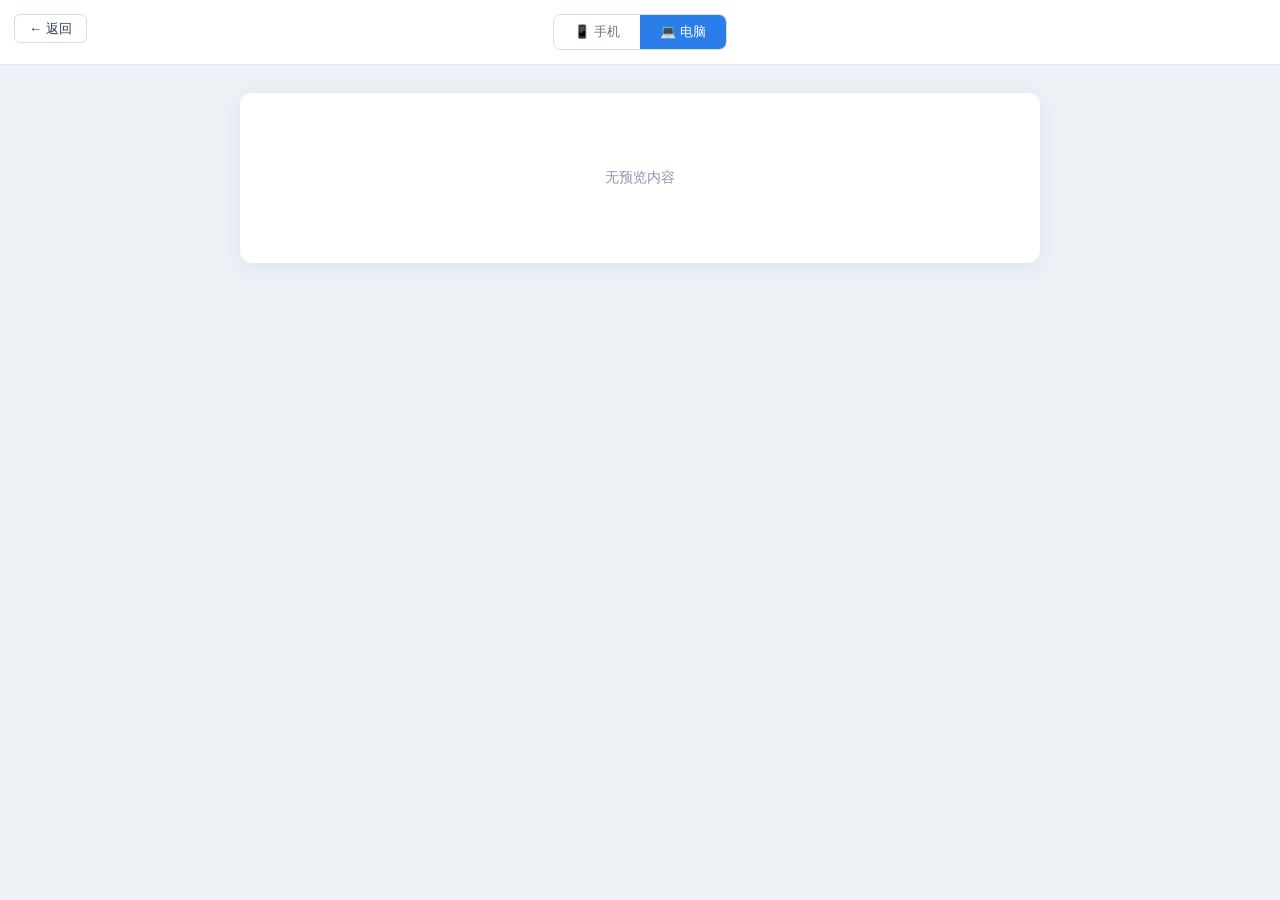
<file: tcm-inheritance-system/原型设计/preview.html>
<!DOCTYPE html>
<html lang="zh-CN">
<head>
<meta charset="UTF-8">
<meta name="viewport" content="width=device-width,initial-scale=1">
<title>表单预览</title>
<link rel="stylesheet" href="shared/theme.css">
</head>
<body class="pv-wrap">
<div class="pv-toolbar">
  <button class="btn" style="position:absolute;left:14px" onclick="backToEditor()">← 返回</button>
  <div class="pv-seg">
    <button id="segPhone" onclick="setDev('mobile')">📱 手机</button>
    <button id="segPc" class="active" onclick="setDev('pc')">💻 电脑</button>
  </div>
</div>
<div class="pv-stage">
  <div id="paper" class="pv-paper"></div>
</div>
<script src="shared/store.js"></script>
<script src="shared/engine.js"></script>
<script>
let form=null;
try{ form=JSON.parse(localStorage.getItem('mjf_preview')); }catch(e){}
const paper=document.getElementById('paper');
paper.innerHTML = form ? MJ.Engine.renderFill(form, {}, {readonly:false}) : '<div style="text-align:center;color:#8a97a8;padding:40px">无预览内容</div>';
if(form) MJ.Engine.activate(paper);
function setDev(d){
  document.getElementById('paper').classList.toggle('mobile', d==='mobile');
  document.getElementById('segPhone').classList.toggle('active', d==='mobile');
  document.getElementById('segPc').classList.toggle('active', d==='pc');
}
function backToEditor(){
  // 预览为新标签页打开：优先关闭本页返回搭建端；无法关闭时回退跳转
  window.close();
  setTimeout(()=>{ location.href='admin/index.html'; }, 120);
}
</script>
</body>
</html>
</file>
<file: tcm-inheritance-system/原型设计/shared/theme.css>
/* 脉景 名老中医AI传承系统 · 原型主题 */
:root{
  --nav1:#0e2a4d; --nav2:#164a86; --nav-active:#1b62b8;
  --primary:#2b7de9; --primary-d:#1f66c2; --primary-l:#e8f1fd;
  --green:#2fb37e; --green-d:#249266;
  --orange:#f39c12; --orange-l:#fff3e0;
  --danger:#e45c5c;
  --bg:#eef2f7; --panel:#ffffff; --border:#e3e9f2; --border-d:#d5deea;
  --text:#2f3b4c; --muted:#8a97a8; --th:#f4f8fd; --hover:#eff6fe;
  --radius:6px; --shadow:0 1px 4px rgba(20,50,90,.08);
}
*{box-sizing:border-box}
html,body{margin:0;height:100%}
body{font-family:"Microsoft YaHei","PingFang SC",Arial,sans-serif;background:var(--bg);color:var(--text);font-size:14px}
a{color:var(--primary);text-decoration:none}
button{font-family:inherit;cursor:pointer}

/* ===== 顶部导航 ===== */
.mj-top{height:56px;background:linear-gradient(90deg,var(--nav1),var(--nav2));display:flex;align-items:center;color:#fff;padding:0 16px;box-shadow:var(--shadow);position:relative;z-index:20}
.mj-logo{display:flex;align-items:center;font-weight:700;font-size:17px;white-space:nowrap;margin-right:8px}
.mj-logo .dot{width:26px;height:26px;border-radius:50%;background:radial-gradient(circle at 30% 30%,#5aa9ff,#1f66c2);margin-right:8px;box-shadow:0 0 0 3px rgba(255,255,255,.15)}
.mj-logo .accent{color:var(--orange)}
.mj-modtab{background:var(--orange);color:#fff;padding:6px 18px;border-radius:4px;font-weight:600;margin:0 18px;font-size:14px}
.mj-menu{display:flex;gap:2px;flex:1;overflow:hidden}
.mj-menu a{color:#dbe6f5;padding:6px 12px;border-radius:4px;font-size:14px;white-space:nowrap}
.mj-menu a.active,.mj-menu a:not(.disabled):hover{background:rgba(255,255,255,.12);color:#fff}
.mj-menu a.disabled{opacity:.45;cursor:not-allowed}
.mj-user{display:flex;align-items:center;gap:8px;margin-left:12px;white-space:nowrap}
.mj-user .av{width:28px;height:28px;border-radius:50%;background:#cbd8ea}

/* ===== 步骤/箭头子导航 ===== */
.mj-steps{display:flex;gap:4px;padding:12px 18px;background:var(--panel);border-bottom:1px solid var(--border);overflow-x:auto}
.mj-step{position:relative;background:#eef2f7;color:#6a7688;padding:7px 26px 7px 20px;font-size:13px;border-radius:4px;white-space:nowrap;cursor:pointer;clip-path:polygon(0 0,calc(100% - 12px) 0,100% 50%,calc(100% - 12px) 100%,0 100%,12px 50%)}
.mj-step:first-child{clip-path:polygon(0 0,calc(100% - 12px) 0,100% 50%,calc(100% - 12px) 100%,0 100%)}
.mj-step.active{background:var(--primary);color:#fff}

/* ===== 通用按钮 ===== */
.btn{border:1px solid var(--border-d);background:#fff;color:var(--text);padding:7px 14px;border-radius:var(--radius);font-size:13px;line-height:1}
.btn:hover{border-color:var(--primary);color:var(--primary)}
.btn.primary{background:var(--primary);border-color:var(--primary);color:#fff}
.btn.primary:hover{background:var(--primary-d)}
.btn.green{background:var(--green);border-color:var(--green);color:#fff}
.btn.green:hover{background:var(--green-d)}
.btn.ghost{background:transparent}
.btn.sm{padding:4px 10px;font-size:12px}
.btn.block{width:100%}
.link{color:var(--primary);cursor:pointer;font-size:13px}
.link.danger{color:var(--danger)}
.link+.link{margin-left:10px}

/* ===== 面板/卡片 ===== */
.panel{background:var(--panel);border:1px solid var(--border);border-radius:var(--radius);box-shadow:var(--shadow)}
.panel-h{padding:12px 16px;border-bottom:1px solid var(--border);font-weight:600;display:flex;align-items:center;justify-content:space-between}

/* ===== 表格 ===== */
.tbl{width:100%;border-collapse:collapse;font-size:13px}
.tbl th{background:var(--th);color:#5c6b7e;text-align:left;padding:11px 12px;font-weight:600;border-bottom:1px solid var(--border)}
.tbl td{padding:11px 12px;border-bottom:1px solid var(--border);vertical-align:middle}
.tbl tbody tr:hover{background:var(--hover)}
.tag{display:inline-block;padding:1px 8px;border-radius:3px;font-size:12px;white-space:nowrap}
.tag.warn{background:var(--orange-l);color:var(--orange)}
.tag.info{background:var(--primary-l);color:var(--primary)}
.tag.gray{background:#eef2f7;color:var(--muted)}

/* ===== 表单控件 ===== */
.field{margin-bottom:14px}
.field>label{display:block;margin-bottom:6px;color:#41506a;font-size:13px}
.field.req>label::before{content:"*";color:var(--danger);margin-right:3px}
.ctrl,input.ctrl,textarea.ctrl,select.ctrl{width:100%;border:1px solid var(--border-d);border-radius:var(--radius);padding:8px 10px;font-size:13px;background:#fff;color:var(--text)}
.ctrl:focus{outline:none;border-color:var(--primary);box-shadow:0 0 0 2px var(--primary-l)}
/* 统一美化下拉框 */
select.ctrl,.subt select{appearance:none;-webkit-appearance:none;-moz-appearance:none;padding-right:30px;cursor:pointer;background-image:url('data:image/svg+xml;utf8,<svg xmlns="http://www.w3.org/2000/svg" width="12" height="12" viewBox="0 0 12 12"><path d="M2.5 4.5l3.5 3.5 3.5-3.5" fill="none" stroke="%238a97a8" stroke-width="1.5" stroke-linecap="round"/></svg>');background-repeat:no-repeat;background-position:right 10px center}
select.ctrl:hover,.subt select:hover{border-color:var(--primary)}
select.ctrl:focus{outline:none;border-color:var(--primary);box-shadow:0 0 0 2px var(--primary-l)}
select.ctrl option{color:var(--text)}
textarea.ctrl{resize:vertical;min-height:66px}
.hint{color:var(--muted);font-size:12px;margin-top:4px}
.opts{display:flex;flex-wrap:wrap;gap:8px 18px}
.opts.col{flex-direction:column;gap:8px}
.opt{display:inline-flex;align-items:center;gap:6px;cursor:pointer}
.suffix{display:flex;width:100%;align-items:stretch;border:1px solid var(--border-d);border-radius:var(--radius);overflow:hidden;background:#fff}
.suffix input{border:none;flex:1;min-width:0;padding:8px 10px;font-size:13px;color:var(--text);background:transparent}
.suffix input:focus{outline:none}
.suffix:focus-within{border-color:var(--primary);box-shadow:0 0 0 2px var(--primary-l)}
.suffix .u{padding:0 12px;color:var(--muted);background:#f5f8fc;display:flex;align-items:center;border-left:1px solid var(--border-d);font-size:13px;white-space:nowrap}
/* 去掉数字输入框原生上下箭头 */
input[type=number]{-moz-appearance:textfield}
input[type=number]::-webkit-outer-spin-button,input[type=number]::-webkit-inner-spin-button{-webkit-appearance:none;margin:0}
.err{color:var(--danger);font-size:12px;margin-top:4px}

/* 布局：行/列（负边距 gutter，百分比精确相加） */
.mj-row{display:flex;flex-wrap:nowrap;align-items:flex-start;margin:0 -8px}
.mj-col{min-width:0;padding:0 8px;box-sizing:border-box}
.mj-col .field{margin-bottom:0}
.mj-row+.mj-row{margin-top:14px}

/* 子表 */
.subt-wrap{overflow-x:auto;border:1px solid var(--border);border-radius:var(--radius)}
.subt{width:100%;border-collapse:collapse;font-size:13px;min-width:520px}
.subt th{background:var(--th);padding:8px 10px;text-align:left;font-weight:600;border-bottom:1px solid var(--border);white-space:nowrap;position:sticky;top:0}
.subt td{padding:6px 8px;border-bottom:1px solid var(--border)}
.subt td input,.subt td select{width:100%;border:1px solid var(--border-d);border-radius:4px;padding:6px}
.subt .idx{width:40px;text-align:center;color:var(--muted)}
.subt .op{width:52px;text-align:center}

/* 多选下拉 */
.ms{position:relative}
.ms-disp{cursor:pointer;min-height:36px;display:flex;align-items:center;white-space:nowrap;overflow:hidden;text-overflow:ellipsis}
.ms-disp.placeholder{color:var(--muted)}
.ms-disp::after{content:"▾";margin-left:auto;padding-left:8px;color:var(--muted)}
.ms-panel{display:none;position:absolute;z-index:30;top:100%;left:0;right:0;background:#fff;border:1px solid var(--border-d);border-radius:var(--radius);box-shadow:var(--shadow);max-height:220px;overflow:auto;margin-top:2px;padding:4px}
.ms.open .ms-panel{display:block}
.ms-opt{display:flex;align-items:center;gap:8px;padding:7px 8px;cursor:pointer;border-radius:4px}
.ms-opt:hover{background:var(--hover)}

/* 标签文本 */
.tags-field .chips{display:flex;flex-wrap:wrap;gap:6px;margin-bottom:6px}
.tags-field .chip{background:var(--primary-l);color:var(--primary);border-radius:14px;padding:3px 10px;font-size:12px;display:inline-flex;gap:6px;align-items:center}
.tags-field .chip-x{cursor:pointer;font-weight:700}
.tags-field .cand{display:flex;flex-wrap:wrap;gap:6px;margin-top:6px}
.tags-field .cand .w{border:1px dashed var(--border-d);border-radius:14px;padding:3px 10px;font-size:12px;color:var(--muted);cursor:pointer}
.tags-field .cand .w:hover{border-color:var(--primary);color:var(--primary)}

/* 图片上传 */
.imgs{display:flex;flex-wrap:wrap;gap:10px}
.imgs .thumb{width:76px;height:76px;border-radius:var(--radius);border:1px solid var(--border);object-fit:cover;position:relative}
.img-add{width:76px;height:76px;border:1px dashed var(--border-d);border-radius:var(--radius);display:flex;align-items:center;justify-content:center;color:var(--muted);font-size:26px;cursor:pointer}

/* 表单卡片(填报页) */
.form-card{background:#fff;border:1px solid var(--border);border-radius:var(--radius);margin-bottom:16px}
.form-card>.h{padding:11px 16px;border-bottom:1px solid var(--border);font-weight:600;background:#fafcff;border-radius:var(--radius) var(--radius) 0 0}
.form-card>.b{padding:16px}
.page-nav{display:flex;align-items:center;gap:8px;flex-wrap:wrap;margin-bottom:14px}
.page-pill{padding:6px 14px;border-radius:20px;background:#eef2f7;color:#6a7688;font-size:13px}
.page-pill.active{background:var(--primary);color:#fff}
.page-pill .n{opacity:.7;margin-left:4px}

/* 弹窗 */
.mask{position:fixed;inset:0;background:rgba(20,40,70,.45);display:flex;align-items:center;justify-content:center;z-index:100}
.modal{background:#fff;border-radius:8px;box-shadow:0 12px 40px rgba(0,0,0,.2);max-width:94vw;max-height:92vh;display:flex;flex-direction:column}
.modal .m-h{padding:14px 18px;border-bottom:1px solid var(--border);font-weight:600;display:flex;justify-content:space-between;align-items:center}
.modal .m-b{padding:18px;overflow:auto}
.modal .m-f{padding:12px 18px;border-top:1px solid var(--border);display:flex;justify-content:flex-end;gap:10px}
.x{cursor:pointer;color:var(--muted);font-size:20px;line-height:1}

/* 抽屉 */
.drawer{position:fixed;top:0;right:0;height:100%;background:#fff;box-shadow:-6px 0 24px rgba(0,0,0,.15);z-index:100;display:flex;flex-direction:column;width:720px;max-width:96vw}
.drawer .d-h{padding:14px 18px;border-bottom:1px solid var(--border);font-weight:600;display:flex;justify-content:space-between;align-items:center}
.drawer .d-b{padding:18px;overflow:auto;flex:1}
.drawer .d-f{padding:12px 18px;border-top:1px solid var(--border);display:flex;justify-content:flex-end;gap:10px}

/* ========== 新模型：问卷网风格题目渲染（预览/填报共用） ========== */
.ph{color:var(--muted);font-style:normal}
.q{padding:14px 0;border-bottom:1px solid #f0f3f8}
.q-h{font-size:15px;color:#2f3b4c;margin-bottom:12px;line-height:1.5}
.q-req{color:var(--danger);margin-right:2px}
.q-no{color:#8a97a8;margin-right:2px}
.q-title{font-weight:500}
.q-opts{display:flex;flex-direction:column;gap:10px}
.q-opts.cols2{display:grid;grid-template-columns:1fr 1fr;gap:10px 24px}
.q-opt{display:flex;align-items:center;gap:10px;color:#41506a;cursor:default}
.q-opt-t{flex:1}
.q-radio{width:18px;height:18px;border:1px solid #c7d0dd;border-radius:50%;flex:none;background:#f3f6fb}
.q-check{width:18px;height:18px;border:1px solid #c7d0dd;border-radius:4px;flex:none;background:#f3f6fb}
.q-score{color:var(--muted);font-size:13px}
.q-input{width:100%;border:1px solid var(--border-d);border-radius:6px;padding:9px 11px;font-size:14px;background:#fafcff;color:var(--text)}
.q-num{display:flex;gap:8px;align-items:center}.q-num .q-input{flex:1}
.q-unit{color:var(--muted)}
.q-rich{padding:12px 14px;background:#f7f9fc;border-radius:6px;color:#5c6b7e;font-size:13px;line-height:1.8;border:none}
.q-img{width:80px;height:80px;border:1px dashed var(--border-d);border-radius:6px;display:flex;align-items:center;justify-content:center;color:var(--muted);font-size:26px}
.q-tags{display:flex;flex-wrap:wrap;gap:8px;align-items:center}
.q-chip{background:var(--primary-l);color:var(--primary);border-radius:14px;padding:3px 10px;font-size:12px}
.q-taginput{flex:1;min-width:140px}
.q-sub{border:1px dashed var(--border-d);border-radius:6px;padding:14px;color:var(--muted);text-align:center}

/* 预览容器 */
.pv-wrap{background:#eef2f7;min-height:100vh}
.pv-toolbar{display:flex;justify-content:center;gap:10px;padding:14px;background:#fff;border-bottom:1px solid var(--border);position:sticky;top:0;z-index:5}
.pv-seg{display:inline-flex;border:1px solid var(--border-d);border-radius:8px;overflow:hidden}
.pv-seg button{border:none;background:#fff;padding:8px 20px;font-size:13px;color:#6a7688}
.pv-seg button.active{background:var(--primary);color:#fff}
.pv-stage{display:flex;justify-content:center;padding:28px 16px}
.pv-paper{background:#fff;border-radius:12px;box-shadow:0 4px 24px rgba(20,50,90,.08);padding:36px 40px;width:800px;max-width:100%}
.pv-paper.mobile{width:390px;padding:24px 20px;border-radius:26px;border:8px solid #e6ebf3}
.pv-title{font-size:22px;font-weight:600;text-align:center;margin-bottom:22px;color:#2f3b4c}
.pv-theme{font-size:16px;font-weight:600;text-align:center;color:#41506a;margin:10px 0 6px}
.pv-page{font-size:12px;color:var(--muted);text-align:center;margin-bottom:8px}
.pv-page-sec+.pv-page-sec{margin-top:6px}
/* 预览/填报分页 */
.pv-pager{display:flex;justify-content:center;gap:8px;margin:0 0 18px}
.pv-pagi{min-width:28px;height:28px;padding:0 4px;border-radius:50%;display:inline-flex;align-items:center;justify-content:center;font-size:13px;background:#eef2f7;color:#6a7688;cursor:pointer}
.pv-pagi:hover{background:var(--hover);color:var(--primary)}
.pv-pagi.active{background:var(--primary);color:#fff}
.pv-pagenav{display:flex;justify-content:space-between;align-items:center;margin-top:22px;border-top:1px solid #f0f3f8;padding-top:16px}
.pv-pageinfo{color:var(--muted);font-size:13px}
.pv-pagenav .btn:disabled{opacity:.45;cursor:not-allowed;border-color:var(--border-d);color:var(--text)}

/* ========== 三栏搭建器（问卷网风格） ========== */
.bd{display:flex;height:calc(100vh - 56px)}
.bd-left{width:230px;flex:none;background:#fff;border-right:1px solid var(--border);overflow:auto;padding:14px}
.bd-mid{flex:1;overflow:auto;background:#eef2f7;padding:22px 26px}
.bd-right{width:320px;flex:none;background:#fff;border-left:1px solid var(--border);overflow:auto;padding:16px}
.bd-grp{margin-bottom:16px}
.bd-grp-t{font-size:12px;color:var(--muted);margin-bottom:8px;letter-spacing:1px}
.bd-types{display:grid;grid-template-columns:1fr 1fr;gap:8px}
.bd-type{border:1px solid var(--border-d);border-radius:8px;padding:9px 6px;text-align:center;font-size:13px;color:#41506a;cursor:grab;background:#fff;user-select:none;transition:.12s}
.bd-type:hover{border-color:var(--primary);color:var(--primary);background:var(--primary-l)}
.bd-type.dragging{opacity:.4}

.cv{width:820px;max-width:100%;margin:0 auto;background:#fff;border-radius:12px;box-shadow:var(--shadow);padding:26px 30px 40px}
.cv-title{width:100%;border:none;border-bottom:2px solid transparent;text-align:center;font-size:22px;font-weight:600;padding:8px 0;color:#2f3b4c}
.cv-title:focus{outline:none;border-bottom-color:var(--primary)}
.cv-title::placeholder{color:#c2ccd9;font-weight:400}
.pg-tabs{display:flex;gap:6px;flex-wrap:wrap;align-items:center;border-bottom:1px solid var(--border);padding:14px 0;margin-bottom:6px}
.pg-tab{padding:6px 12px;border-radius:6px;background:#eef2f7;color:#6a7688;font-size:13px;cursor:pointer;display:flex;align-items:center;gap:6px}
.pg-tab.active{background:var(--primary);color:#fff}
.pg-tab .x{cursor:pointer;opacity:.7}
.pg-add{width:30px;height:30px;border-radius:6px;border:1px dashed var(--border-d);background:#fff;color:var(--muted);font-size:16px}
.pg-add:disabled{opacity:.4;cursor:not-allowed}
.cv-theme{width:100%;border:none;text-align:center;font-size:16px;font-weight:600;color:#41506a;padding:10px 0}
.cv-theme:focus{outline:none}
.cv-theme::placeholder{color:#c2ccd9;font-weight:400}

/* 画布中的题目卡片 */
.qc{border:1px solid transparent;border-radius:8px;padding:6px 12px;margin:4px 0;position:relative;transition:.12s}
.qc:hover{background:#f7faff}
.qc.sel{border-color:var(--primary);background:#f5f9ff;box-shadow:0 0 0 2px var(--primary-l)}
.qc.drop-before{box-shadow:0 -3px 0 var(--primary)}
.qc.drop-after{box-shadow:0 3px 0 var(--primary)}
.qc-drag{position:absolute;left:-4px;top:10px;color:#c2ccd9;cursor:grab;font-size:14px;padding:2px}
.qc-ops{display:flex;gap:18px;align-items:center;flex-wrap:wrap;padding:8px 0 4px;border-top:1px dashed #eef0f4;margin-top:8px;font-size:13px;color:#6a7688}
.qc-ops label{display:flex;align-items:center;gap:5px;cursor:pointer}
.qc-ops .op{cursor:pointer}
.qc-ops .op:hover{color:var(--primary)}
.qc-ops .op.del:hover{color:var(--danger)}
.qc-type{position:absolute;right:10px;top:8px;font-size:11px;background:#eef2f7;color:#8a97a8;border-radius:4px;padding:1px 7px}
.qc.ro{cursor:pointer}
.qc-ro-mask{position:absolute;inset:0;z-index:3;cursor:pointer;border-radius:8px}
.pp-ro-note{background:#fff6e8;color:#c77b12;border:1px solid #f0e0c4;border-radius:6px;padding:8px 10px;font-size:12px;margin-bottom:14px}
/* 只读（已发布）属性面板：控件呈禁用态（置灰、不可点） */
#props.ro .sw{opacity:.4;pointer-events:none;background:#c7d0dd}
#props.ro .sw.on{background:#aab8cc}
#props.ro .cq-cols button{cursor:not-allowed}
#props.ro .cq-cols button.on{background:#aab8cc;border-color:#aab8cc}
#props.ro .ctrl,#props.ro input,#props.ro select,#props.ro textarea{background:#f4f6f9;color:#9aa7b6;cursor:not-allowed;border-color:#e3e9f2}
.cq-cols button:disabled{opacity:.7;cursor:not-allowed}
.btn:disabled{opacity:.5;cursor:not-allowed}

/* 右栏属性 */
.pp-empty{color:var(--muted);font-size:13px;text-align:center;padding:40px 0}
.pp-sec{margin-bottom:18px}
.pp-sec-t{font-size:12px;color:var(--muted);letter-spacing:1px;margin-bottom:8px;padding-bottom:6px;border-bottom:1px solid var(--border)}
.pp-row{margin-bottom:10px}
.pp-row>label{display:block;font-size:12px;color:#6a7688;margin-bottom:4px}
.pp-opt{display:flex;align-items:center;gap:6px;margin-bottom:7px}
.pp-opt input.txt{flex:1;min-width:0;border:1px solid var(--border-d);border-radius:5px;padding:6px 8px;font-size:13px}
.pp-opt input.score{width:56px;border:1px solid var(--border-d);border-radius:5px;padding:6px;font-size:13px}
.pp-opt .link{white-space:nowrap;font-size:12px}
.pp-opt .rm{color:#c2ccd9;cursor:pointer;font-weight:700}
.pp-opt .rm:hover{color:var(--danger)}
.pp-linked{flex:1;background:#f3f6fb;border:1px solid var(--border-d);border-radius:5px;padding:6px 8px;font-size:13px;color:#41506a;display:flex;justify-content:space-between;align-items:center}
.pp-add-opt{color:var(--primary);cursor:pointer;font-size:13px;margin-top:4px;display:inline-block}
.sw{display:inline-block;position:relative;width:40px;height:22px;border-radius:12px;background:#d5deea;cursor:pointer;transition:.15s;flex:none;vertical-align:middle}
.sw.on{background:var(--primary)}
.sw::after{content:"";position:absolute;top:2px;left:2px;width:18px;height:18px;border-radius:50%;background:#fff;transition:.15s}
.sw.on::after{left:20px}
.pp-switch{display:flex;align-items:center;justify-content:space-between;margin-bottom:10px}
.pp-switch span{font-size:13px;color:#41506a}

/* ===== 卡片分组（画布） ===== */
.cardblk{border:1px solid var(--border);border-radius:10px;background:#fff;padding:4px 14px 12px;margin:14px 0;position:relative}
.cardblk.cur{border-color:var(--primary);box-shadow:0 0 0 2px var(--primary-l)}
.cardblk-h{display:flex;align-items:center;justify-content:space-between;padding:8px 0;border-bottom:1px dashed #eef0f4;margin-bottom:4px}
.cardblk-t{border:none;font-size:15px;font-weight:600;color:#41506a;flex:1;padding:4px 0;background:transparent}
.cardblk-t:focus{outline:none}
.cardblk-t::placeholder{color:#c2ccd9;font-weight:400}
.cardblk-del{font-size:12px;color:#8a97a8;cursor:pointer;white-space:nowrap;margin-left:10px}
.cardblk-del:hover{color:var(--danger)}
.card-add{display:block;width:100%;border:1px dashed var(--border-d);background:#fff;color:var(--primary);border-radius:8px;padding:10px;margin-top:10px;font-size:14px}
.card-add:hover{background:var(--primary-l)}

/* ===== 中间选项编辑 ===== */
.cq-opts{display:flex;flex-direction:column;gap:9px;margin:8px 0}
.cq-opts.cols2{display:grid;grid-template-columns:1fr 1fr;gap:9px 20px}
/* 富文本：画布占位框 */
.q-richph{border:1px dashed var(--border-d);border-radius:6px;padding:12px 12px 26px;color:var(--muted);font-size:13px;background:#fafcff}
.cq-opt{display:flex;align-items:center;gap:9px}
.cq-opt .mark{width:16px;height:16px;border:1px solid #c7d0dd;flex:none;background:#f3f6fb}
.cq-opt .mark.radio{border-radius:50%}
.cq-opt .mark.check{border-radius:4px}
.cq-opt .mark.radio.on{border-color:var(--primary);box-shadow:inset 0 0 0 3px var(--primary);background:#fff}
.cq-opt .mark.check.on{border-color:var(--primary);background:var(--primary)}
.cq-opt input.otext{flex:1;min-width:0;border:1px solid var(--border-d);border-radius:6px;padding:7px 9px;font-size:14px}
.cq-opt input.otext:focus{outline:none;border-color:var(--primary)}
.cq-opt input.oscore{width:60px;border:1px solid var(--border-d);border-radius:6px;padding:7px;font-size:13px;text-align:center}
.cq-opt .olink{white-space:nowrap;color:var(--primary);cursor:pointer;font-size:13px}
.cq-opt .olinked{flex:1;background:#f3f6fb;border:1px solid var(--border-d);border-radius:6px;padding:7px 9px;font-size:14px;display:flex;justify-content:space-between;align-items:center}
.cq-opt .orm{color:#c2ccd9;cursor:pointer;font-weight:700;padding:0 2px}
.cq-opt .orm:hover{color:var(--danger)}
.cq-addopt{color:var(--primary);cursor:pointer;font-size:14px;display:inline-block;margin-top:2px}

/* ===== 富文本编辑器（预览/填报） ===== */
.cq-rich-tb,.rt-tb{display:flex;gap:4px;margin:6px 0}
.cq-rich-tb button,.rt-tb button{border:1px solid var(--border-d);background:#fff;border-radius:4px;padding:3px 9px;font-size:13px;cursor:pointer}
.cq-rich-tb button:hover,.rt-tb button:hover{border-color:var(--primary)}
.cq-rich-ed,.q-rich-edit{min-height:64px;border:1px solid var(--border-d);border-radius:6px;padding:9px 11px;font-size:14px;line-height:1.7;background:#fff}
.cq-rich-ed:focus,.q-rich-edit:focus{outline:none;border-color:var(--primary)}
.q-richfill:empty:before{content:attr(data-ph);color:#c2ccd9}

/* ===== 预览卡片 & 题目提示 ===== */
.pv-card{border:1px solid #eef0f4;border-radius:8px;padding:4px 16px 6px;margin:14px 0}
.pv-card-t{font-weight:600;color:#41506a;padding:10px 0 2px;font-size:15px}
.q-hint{color:#8a97a8;font-size:12px;margin:-4px 0 8px}
.q-real{width:16px;height:16px;flex:none}

/* 画布内：可编辑题目标题 + 关联开关 */
.q-title-input{border:none;border-bottom:1px solid transparent;font-size:15px;font-weight:500;color:#2f3b4c;padding:2px 0;flex:1;min-width:0;background:transparent}
.q-title-input:focus{outline:none;border-bottom-color:var(--primary)}
.q-title-input::placeholder{color:#c2ccd9;font-weight:400}
.q-head-row{display:flex;align-items:center;gap:4px;margin-bottom:10px}
.link-toggle{display:inline-flex;align-items:center;gap:6px;font-size:12px;color:#6a7688;margin:2px 0 8px;cursor:pointer}

/* 默认选中标记（静态占位） */
.q-radio.on{border-color:var(--primary);box-shadow:inset 0 0 0 4px var(--primary);background:#fff}
.q-check.on{border-color:var(--primary);background:var(--primary)}

/* 图片新增框 */
.q-imgadd{cursor:pointer}

/* 子表：删除行 + 多选列下拉 */
.subt .subt-del{display:inline-block;width:22px;height:22px;line-height:20px;text-align:center;color:#c2ccd9;cursor:pointer;font-weight:700;border-radius:4px}
.subt .subt-del:hover{color:var(--danger);background:#fdecec}
.cellms{position:relative}
.cellms-d{border:1px solid var(--border-d);border-radius:4px;padding:6px 8px;cursor:pointer;min-height:32px;white-space:nowrap;overflow:hidden;text-overflow:ellipsis;background:#fff}
.cellms-d.ph{color:var(--muted)}
.cellms.ro .cellms-d{cursor:default;border-color:transparent;padding-left:0}
.cellms-p{display:none;position:fixed;z-index:1000;min-width:130px;max-height:220px;overflow:auto;background:#fff;border:1px solid var(--border-d);border-radius:6px;box-shadow:0 8px 24px rgba(20,50,90,.18);padding:4px}
.cellms.open .cellms-p{display:block}
.cellms-p label{display:flex;align-items:center;gap:6px;padding:5px 7px;border-radius:4px;cursor:pointer;white-space:nowrap}
.cellms-p label:hover{background:var(--hover)}

/* ===== 画布：卡片底部“添加题目”按钮 + 弹出题型卡片 ===== */
.cardadd{position:relative;margin-top:10px}
.card-addbtn{width:100%;border:1px dashed var(--border-d);background:#fff;color:var(--primary);border-radius:8px;padding:9px;font-size:14px;cursor:pointer}
.card-addbtn:hover,.card-addbtn.on{background:var(--primary-l);border-color:var(--primary)}
.addpop{position:absolute;left:0;right:0;bottom:calc(100% + 6px);background:#fff;border:1px solid var(--border-d);border-radius:10px;box-shadow:0 10px 30px rgba(20,50,90,.18);padding:12px 14px;z-index:30}
.addpop::after{content:"";position:absolute;left:50%;bottom:-7px;margin-left:-7px;width:12px;height:12px;background:#fff;border-right:1px solid var(--border-d);border-bottom:1px solid var(--border-d);transform:rotate(45deg)}
.addpop-grp{margin-bottom:12px}
.addpop-grp:last-child{margin-bottom:0}
.addpop-t{font-size:12px;color:var(--muted);letter-spacing:1px;margin-bottom:6px}
.addpop-chips{display:flex;flex-wrap:wrap;gap:8px}
.cardadd-t{border:1px solid var(--border-d);border-radius:16px;padding:5px 14px;font-size:13px;color:#41506a;cursor:pointer;background:#fff;user-select:none}
.cardadd-t:hover{border-color:var(--primary);color:var(--primary);background:var(--primary-l)}

/* 题目操作行里的开关（默认选项 / 选项关联字段），与必填/复制/删除同一行 */
.qc-tog{display:inline-flex;align-items:center;gap:6px;font-size:13px;color:#6a7688;cursor:pointer}

/* ===== 画布：题目标题输入 + 单列/双列 + 关联开关 ===== */
.cq-title{border:none;border-bottom:1px solid transparent;font-size:15px;font-weight:500;color:#2f3b4c;padding:2px 0;background:transparent;width:100%}
.cq-title:focus{outline:none;border-bottom-color:var(--primary)}
.cq-title::placeholder{color:#c2ccd9;font-weight:400}
.cq-titrow{display:flex;align-items:center;gap:8px;margin-bottom:8px}
.cq-toggle{display:inline-flex;align-items:center;gap:6px;font-size:12px;color:#6a7688;cursor:pointer;white-space:nowrap}
.cq-cols{display:inline-flex;border:1px solid var(--border-d);border-radius:6px;overflow:hidden}
.cq-cols button{border:none;background:#fff;padding:3px 10px;font-size:12px;color:#6a7688}
.cq-cols button.on{background:var(--primary);color:#fff}
.cq-default{font-size:11px;color:var(--muted);margin-left:2px;cursor:pointer;white-space:nowrap}
.cq-default.on{color:var(--primary)}

/* ===== 应用端顶部二级导航：一级=标签页(下划线)，二级=浅色条内胶囊 ===== */
.subnav{background:#fff;border-bottom:1px solid var(--border)}
.subnav-cats{display:flex;gap:2px;padding:0 16px;border-bottom:1px solid var(--border);overflow-x:auto}
.cat-tab{position:relative;padding:12px 18px;font-size:14px;color:#5c6b7e;cursor:pointer;border-bottom:2px solid transparent;white-space:nowrap}
.cat-tab:hover{color:var(--primary)}
.cat-tab.active{color:var(--primary);border-bottom-color:var(--primary);font-weight:600}
.subnav-forms{display:flex;align-items:center;gap:8px;padding:9px 16px 9px 30px;background:#f5f9fe;flex-wrap:wrap;position:relative}
.subnav-forms::before{content:"";position:absolute;left:18px;top:50%;width:6px;height:6px;border-left:1.5px solid #b7c6da;border-bottom:1.5px solid #b7c6da;transform:translateY(-70%) rotate(-45deg)}
.subnav-forms .lb{font-size:12px;color:var(--muted);margin-right:2px}
.form-pill{padding:5px 14px;border-radius:16px;font-size:13px;color:#41506a;cursor:pointer;background:#fff;border:1px solid var(--border-d)}
.form-pill:hover{border-color:var(--primary);color:var(--primary)}
.form-pill.active{background:var(--primary);color:#fff;border-color:var(--primary)}

/* 子表列配置（右栏属性） */
.colcfg{border:1px solid var(--border-d);border-radius:6px;padding:8px;margin-bottom:8px}
.colcfg-r{display:flex;gap:6px;align-items:center;margin-bottom:6px}
.colcfg-r input.nm{flex:1;min-width:0;border:1px solid var(--border-d);border-radius:4px;padding:5px 7px;font-size:12px}
.colcfg-r select{border:1px solid var(--border-d);border-radius:4px;padding:5px;font-size:12px}
.colcfg-r .rm{color:#c2ccd9;cursor:pointer;font-weight:700}
.colcfg-r .rm:hover{color:var(--danger)}
.colcfg-opts{display:flex;flex-wrap:wrap;gap:4px}
.colcfg-opts input{border:1px solid var(--border-d);border-radius:12px;padding:3px 8px;font-size:12px;width:80px}
.colcfg-opts .addo{color:var(--primary);cursor:pointer;font-size:12px;align-self:center}
</file>
<file: tcm-inheritance-system/01.专病系统/原型设计/shared/theme.css>
/* 脉景 名老中医AI传承系统 · 原型主题 */
:root{
  --nav1:#0e2a4d; --nav2:#164a86; --nav-active:#1b62b8;
  --primary:#2b7de9; --primary-d:#1f66c2; --primary-l:#e8f1fd;
  --green:#2fb37e; --green-d:#249266;
  --orange:#f39c12; --orange-l:#fff3e0;
  --danger:#e45c5c;
  --bg:#eef2f7; --panel:#ffffff; --border:#e3e9f2; --border-d:#d5deea;
  --text:#2f3b4c; --muted:#8a97a8; --th:#f4f8fd; --hover:#eff6fe;
  --radius:6px; --shadow:0 1px 4px rgba(20,50,90,.08);
}
*{box-sizing:border-box}
html,body{margin:0;height:100%}
body{font-family:"Microsoft YaHei","PingFang SC",Arial,sans-serif;background:var(--bg);color:var(--text);font-size:14px}
a{color:var(--primary);text-decoration:none}
button{font-family:inherit;cursor:pointer}

/* ===== 顶部导航 ===== */
.mj-top{height:56px;background:linear-gradient(90deg,var(--nav1),var(--nav2));display:flex;align-items:center;color:#fff;padding:0 16px;box-shadow:var(--shadow);position:relative;z-index:20}
.mj-logo{display:flex;align-items:center;font-weight:700;font-size:17px;white-space:nowrap;margin-right:8px}
.mj-logo .dot{width:26px;height:26px;border-radius:50%;background:radial-gradient(circle at 30% 30%,#5aa9ff,#1f66c2);margin-right:8px;box-shadow:0 0 0 3px rgba(255,255,255,.15)}
.mj-logo .accent{color:var(--orange)}
.mj-modtab{background:var(--orange);color:#fff;padding:6px 18px;border-radius:4px;font-weight:600;margin:0 18px;font-size:14px}
.mj-menu{display:flex;gap:2px;flex:1;overflow:hidden}
.mj-menu a{color:#dbe6f5;padding:6px 12px;border-radius:4px;font-size:14px;white-space:nowrap}
.mj-menu a.active,.mj-menu a:not(.disabled):hover{background:rgba(255,255,255,.12);color:#fff}
.mj-menu a.disabled{opacity:.45;cursor:not-allowed}
.mj-user{display:flex;align-items:center;gap:8px;margin-left:12px;white-space:nowrap}
.mj-user .av{width:28px;height:28px;border-radius:50%;background:#cbd8ea}

/* ===== 步骤/箭头子导航 ===== */
.mj-steps{display:flex;gap:4px;padding:12px 18px;background:var(--panel);border-bottom:1px solid var(--border);overflow-x:auto}
.mj-step{position:relative;background:#eef2f7;color:#6a7688;padding:7px 26px 7px 20px;font-size:13px;border-radius:4px;white-space:nowrap;cursor:pointer;clip-path:polygon(0 0,calc(100% - 12px) 0,100% 50%,calc(100% - 12px) 100%,0 100%,12px 50%)}
.mj-step:first-child{clip-path:polygon(0 0,calc(100% - 12px) 0,100% 50%,calc(100% - 12px) 100%,0 100%)}
.mj-step.active{background:var(--primary);color:#fff}

/* ===== 通用按钮 ===== */
.btn{border:1px solid var(--border-d);background:#fff;color:var(--text);padding:7px 14px;border-radius:var(--radius);font-size:13px;line-height:1}
.btn:hover{border-color:var(--primary);color:var(--primary)}
.btn.primary{background:var(--primary);border-color:var(--primary);color:#fff}
.btn.primary:hover{background:var(--primary-d)}
.btn.green{background:var(--green);border-color:var(--green);color:#fff}
.btn.green:hover{background:var(--green-d)}
.btn.ghost{background:transparent}
.btn.sm{padding:4px 10px;font-size:12px}
.btn.block{width:100%}
.link{color:var(--primary);cursor:pointer;font-size:13px}
.link.danger{color:var(--danger)}
.link+.link{margin-left:10px}

/* ===== 面板/卡片 ===== */
.panel{background:var(--panel);border:1px solid var(--border);border-radius:var(--radius);box-shadow:var(--shadow)}
.panel-h{padding:12px 16px;border-bottom:1px solid var(--border);font-weight:600;display:flex;align-items:center;justify-content:space-between}

/* ===== 表格 ===== */
.tbl{width:100%;border-collapse:collapse;font-size:13px}
.tbl th{background:var(--th);color:#5c6b7e;text-align:left;padding:11px 12px;font-weight:600;border-bottom:1px solid var(--border)}
.tbl td{padding:11px 12px;border-bottom:1px solid var(--border);vertical-align:middle}
.tbl tbody tr:hover{background:var(--hover)}
.tag{display:inline-block;padding:1px 8px;border-radius:3px;font-size:12px}
.tag.warn{background:var(--orange-l);color:var(--orange)}
.tag.info{background:var(--primary-l);color:var(--primary)}
.tag.gray{background:#eef2f7;color:var(--muted)}

/* ===== 表单控件 ===== */
.field{margin-bottom:14px}
.field>label{display:block;margin-bottom:6px;color:#41506a;font-size:13px}
.field.req>label::before{content:"*";color:var(--danger);margin-right:3px}
.ctrl,input.ctrl,textarea.ctrl,select.ctrl{width:100%;border:1px solid var(--border-d);border-radius:var(--radius);padding:8px 10px;font-size:13px;background:#fff;color:var(--text)}
.ctrl:focus{outline:none;border-color:var(--primary);box-shadow:0 0 0 2px var(--primary-l)}
/* 统一美化下拉框 */
select.ctrl,.subt select{appearance:none;-webkit-appearance:none;-moz-appearance:none;padding-right:30px;cursor:pointer;background-image:url('data:image/svg+xml;utf8,<svg xmlns="http://www.w3.org/2000/svg" width="12" height="12" viewBox="0 0 12 12"><path d="M2.5 4.5l3.5 3.5 3.5-3.5" fill="none" stroke="%238a97a8" stroke-width="1.5" stroke-linecap="round"/></svg>');background-repeat:no-repeat;background-position:right 10px center}
select.ctrl:hover,.subt select:hover{border-color:var(--primary)}
select.ctrl:focus{outline:none;border-color:var(--primary);box-shadow:0 0 0 2px var(--primary-l)}
select.ctrl option{color:var(--text)}
textarea.ctrl{resize:vertical;min-height:66px}
.hint{color:var(--muted);font-size:12px;margin-top:4px}
.opts{display:flex;flex-wrap:wrap;gap:8px 18px}
.opts.col{flex-direction:column;gap:8px}
.opt{display:inline-flex;align-items:center;gap:6px;cursor:pointer}
.suffix{display:flex;width:100%;align-items:stretch;border:1px solid var(--border-d);border-radius:var(--radius);overflow:hidden;background:#fff}
.suffix input{border:none;flex:1;min-width:0;padding:8px 10px;font-size:13px;color:var(--text);background:transparent}
.suffix input:focus{outline:none}
.suffix:focus-within{border-color:var(--primary);box-shadow:0 0 0 2px var(--primary-l)}
.suffix .u{padding:0 12px;color:var(--muted);background:#f5f8fc;display:flex;align-items:center;border-left:1px solid var(--border-d);font-size:13px;white-space:nowrap}
/* 去掉数字输入框原生上下箭头 */
input[type=number]{-moz-appearance:textfield}
input[type=number]::-webkit-outer-spin-button,input[type=number]::-webkit-inner-spin-button{-webkit-appearance:none;margin:0}
.err{color:var(--danger);font-size:12px;margin-top:4px}

/* 布局：行/列（负边距 gutter，百分比精确相加） */
.mj-row{display:flex;flex-wrap:nowrap;align-items:flex-start;margin:0 -8px}
.mj-col{min-width:0;padding:0 8px;box-sizing:border-box}
.mj-col .field{margin-bottom:0}
.mj-row+.mj-row{margin-top:14px}

/* 子表 */
.subt-wrap{overflow-x:auto;border:1px solid var(--border);border-radius:var(--radius)}
.subt{width:100%;border-collapse:collapse;font-size:13px;min-width:520px}
.subt th{background:var(--th);padding:8px 10px;text-align:left;font-weight:600;border-bottom:1px solid var(--border);white-space:nowrap;position:sticky;top:0}
.subt td{padding:6px 8px;border-bottom:1px solid var(--border)}
.subt td input,.subt td select{width:100%;border:1px solid var(--border-d);border-radius:4px;padding:6px}
.subt .idx{width:40px;text-align:center;color:var(--muted)}
.subt .op{width:52px;text-align:center}

/* 多选下拉 */
.ms{position:relative}
.ms-disp{cursor:pointer;min-height:36px;display:flex;align-items:center;white-space:nowrap;overflow:hidden;text-overflow:ellipsis}
.ms-disp.placeholder{color:var(--muted)}
.ms-disp::after{content:"▾";margin-left:auto;padding-left:8px;color:var(--muted)}
.ms-panel{display:none;position:absolute;z-index:30;top:100%;left:0;right:0;background:#fff;border:1px solid var(--border-d);border-radius:var(--radius);box-shadow:var(--shadow);max-height:220px;overflow:auto;margin-top:2px;padding:4px}
.ms.open .ms-panel{display:block}
.ms-opt{display:flex;align-items:center;gap:8px;padding:7px 8px;cursor:pointer;border-radius:4px}
.ms-opt:hover{background:var(--hover)}

/* 标签文本 */
.tags-field .chips{display:flex;flex-wrap:wrap;gap:6px;margin-bottom:6px}
.tags-field .chip{background:var(--primary-l);color:var(--primary);border-radius:14px;padding:3px 10px;font-size:12px;display:inline-flex;gap:6px;align-items:center}
.tags-field .chip-x{cursor:pointer;font-weight:700}
.tags-field .cand{display:flex;flex-wrap:wrap;gap:6px;margin-top:6px}
.tags-field .cand .w{border:1px dashed var(--border-d);border-radius:14px;padding:3px 10px;font-size:12px;color:var(--muted);cursor:pointer}
.tags-field .cand .w:hover{border-color:var(--primary);color:var(--primary)}

/* 图片上传 */
.imgs{display:flex;flex-wrap:wrap;gap:10px}
.imgs .thumb{width:76px;height:76px;border-radius:var(--radius);border:1px solid var(--border);object-fit:cover;position:relative}
.img-add{width:76px;height:76px;border:1px dashed var(--border-d);border-radius:var(--radius);display:flex;align-items:center;justify-content:center;color:var(--muted);font-size:26px;cursor:pointer}

/* 表单卡片(填报页) */
.form-card{background:#fff;border:1px solid var(--border);border-radius:var(--radius);margin-bottom:16px}
.form-card>.h{padding:11px 16px;border-bottom:1px solid var(--border);font-weight:600;background:#fafcff;border-radius:var(--radius) var(--radius) 0 0}
.form-card>.b{padding:16px}
.page-nav{display:flex;align-items:center;gap:8px;flex-wrap:wrap;margin-bottom:14px}
.page-pill{padding:6px 14px;border-radius:20px;background:#eef2f7;color:#6a7688;font-size:13px}
.page-pill.active{background:var(--primary);color:#fff}
.page-pill .n{opacity:.7;margin-left:4px}

/* 弹窗 */
.mask{position:fixed;inset:0;background:rgba(20,40,70,.45);display:flex;align-items:center;justify-content:center;z-index:100}
.modal{background:#fff;border-radius:8px;box-shadow:0 12px 40px rgba(0,0,0,.2);max-width:94vw;max-height:92vh;display:flex;flex-direction:column}
.modal .m-h{padding:14px 18px;border-bottom:1px solid var(--border);font-weight:600;display:flex;justify-content:space-between;align-items:center}
.modal .m-b{padding:18px;overflow:auto}
.modal .m-f{padding:12px 18px;border-top:1px solid var(--border);display:flex;justify-content:flex-end;gap:10px}
.x{cursor:pointer;color:var(--muted);font-size:20px;line-height:1}

/* 抽屉 */
.drawer{position:fixed;top:0;right:0;height:100%;background:#fff;box-shadow:-6px 0 24px rgba(0,0,0,.15);z-index:100;display:flex;flex-direction:column;width:720px;max-width:96vw}
.drawer .d-h{padding:14px 18px;border-bottom:1px solid var(--border);font-weight:600;display:flex;justify-content:space-between;align-items:center}
.drawer .d-b{padding:18px;overflow:auto;flex:1}
.drawer .d-f{padding:12px 18px;border-top:1px solid var(--border);display:flex;justify-content:flex-end;gap:10px}
</file>
